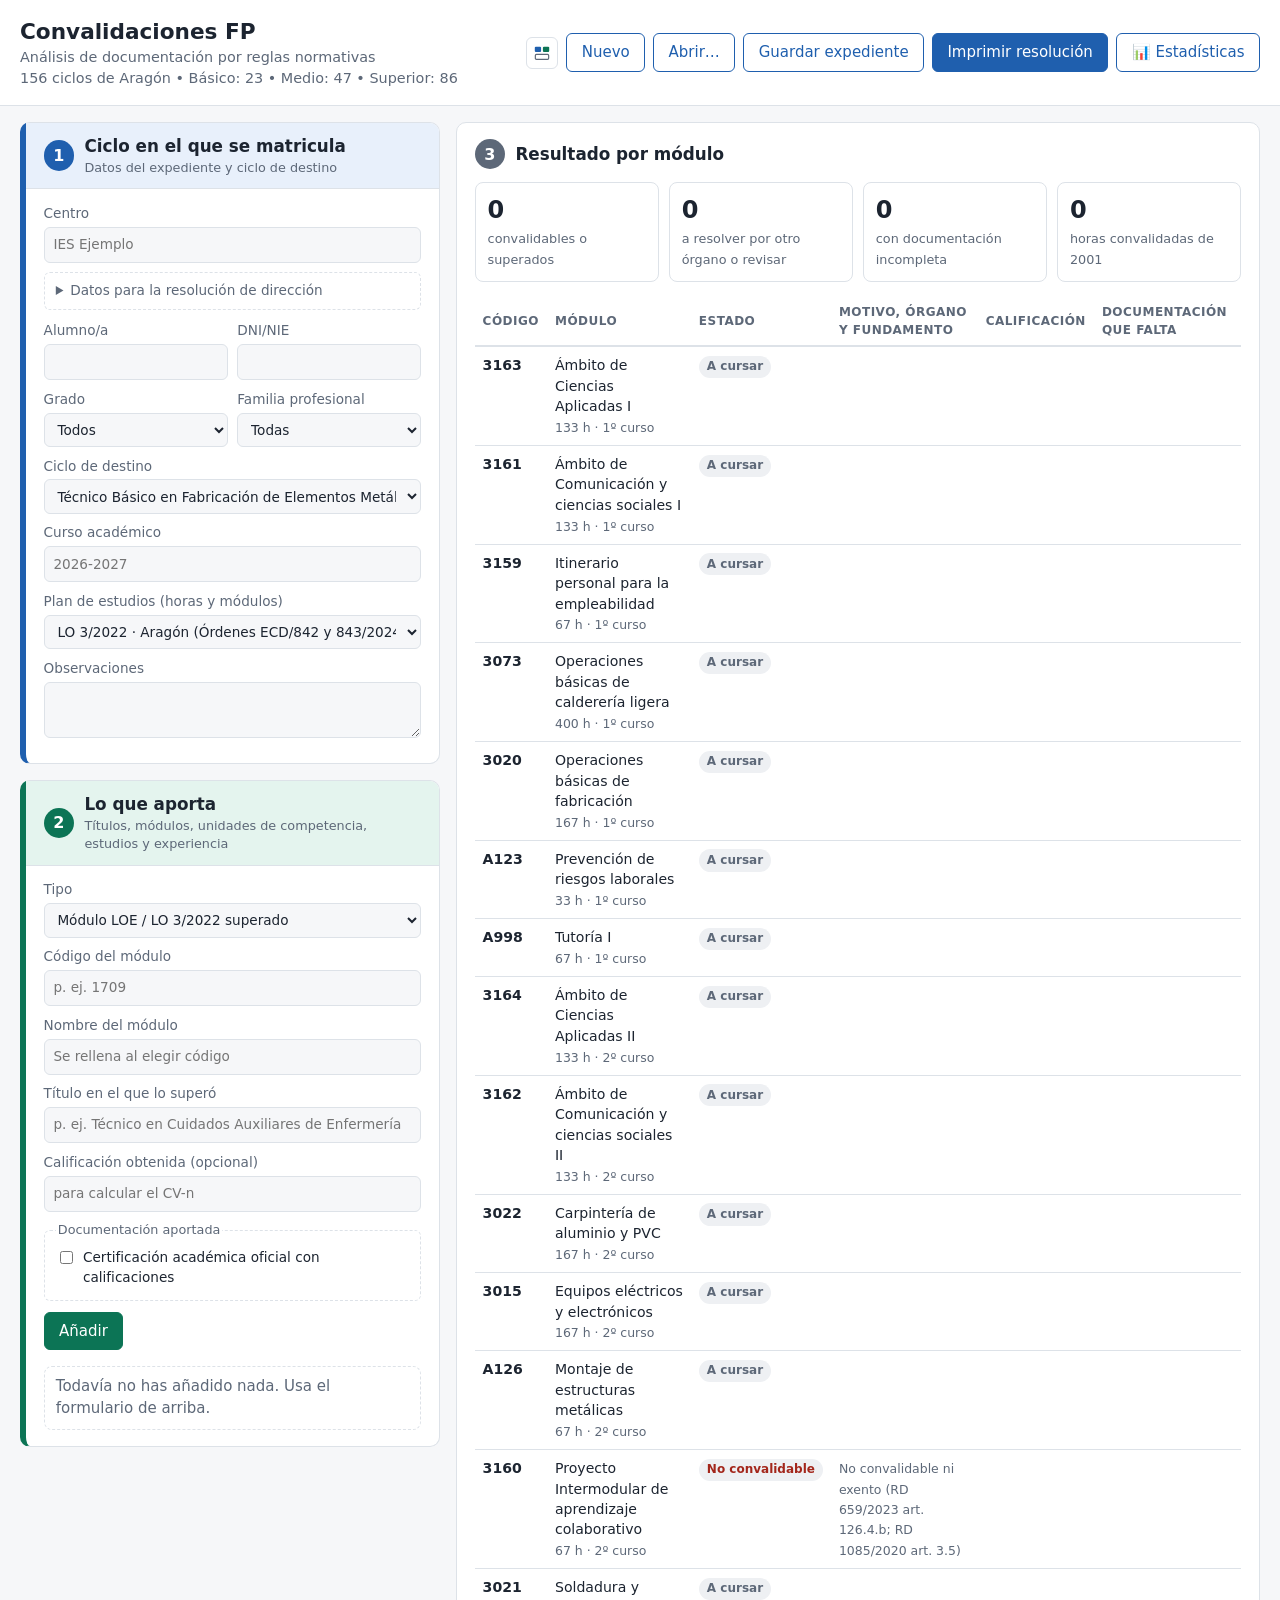
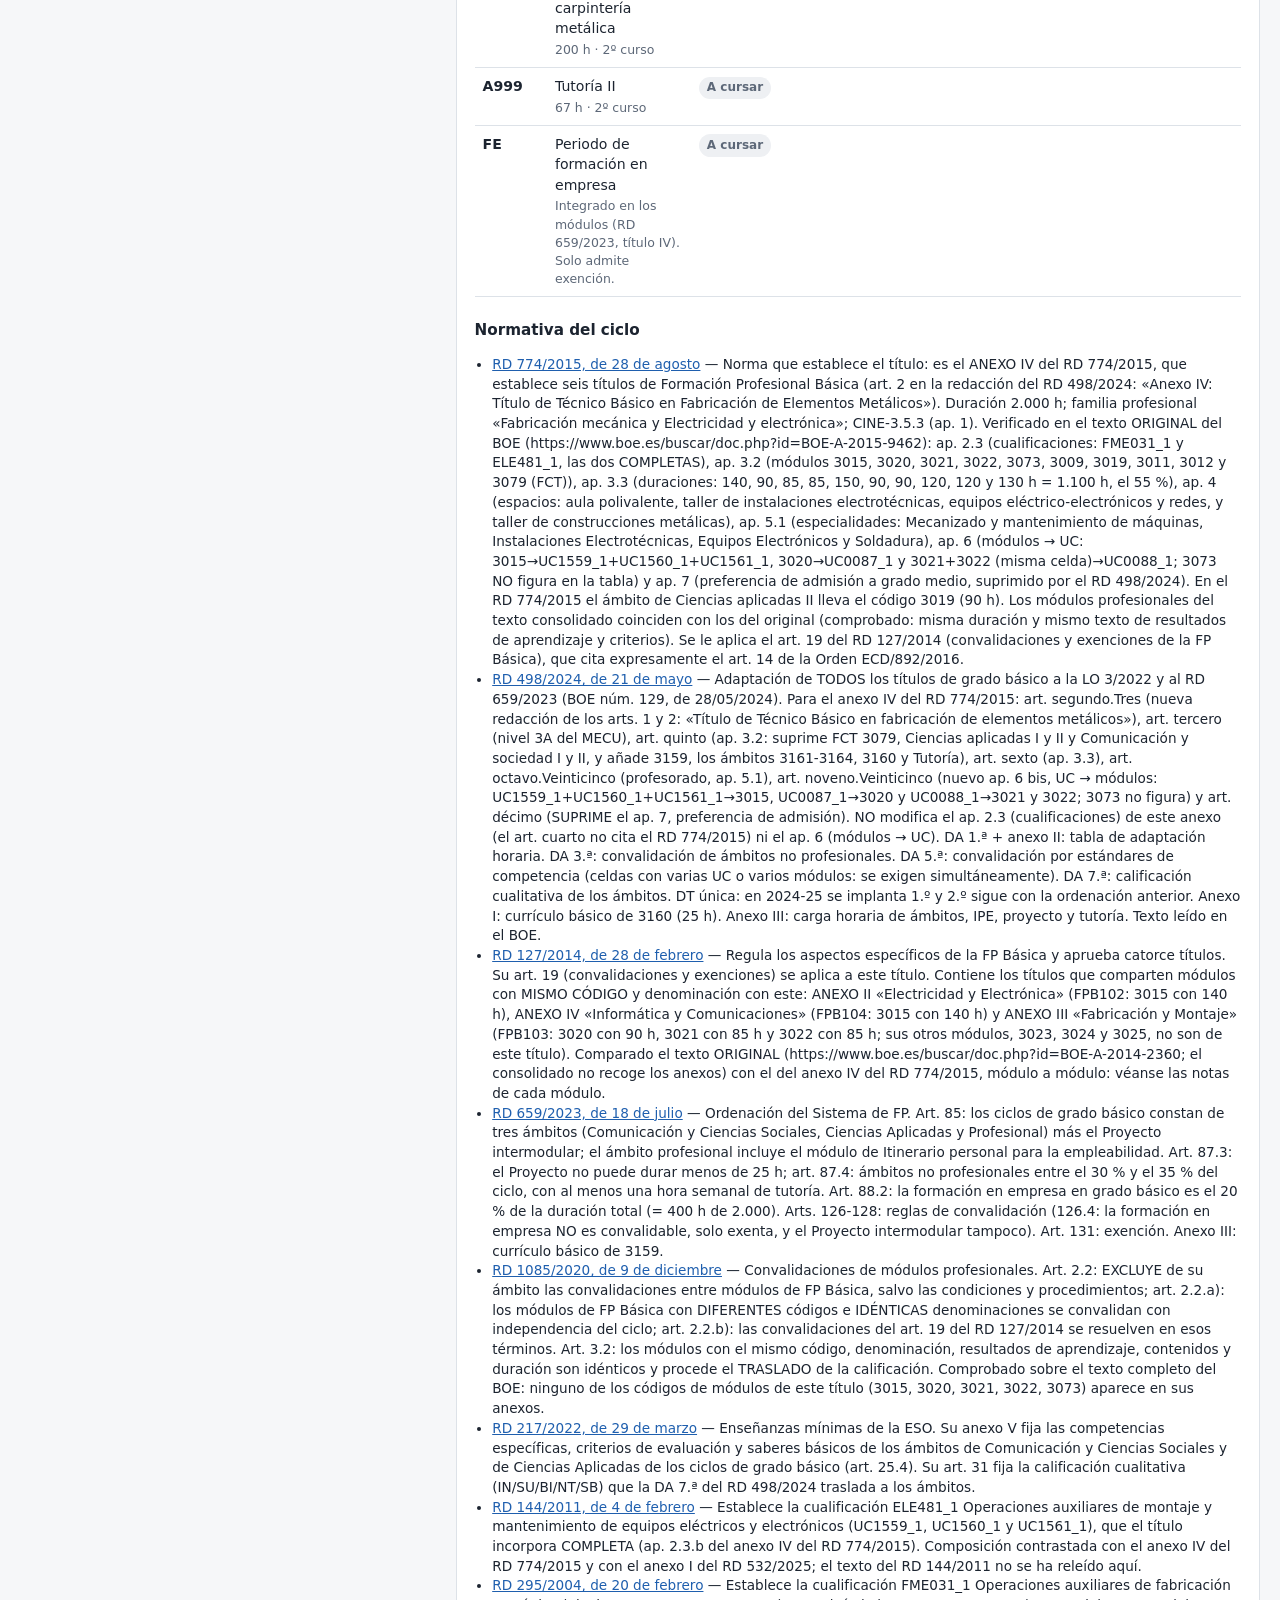
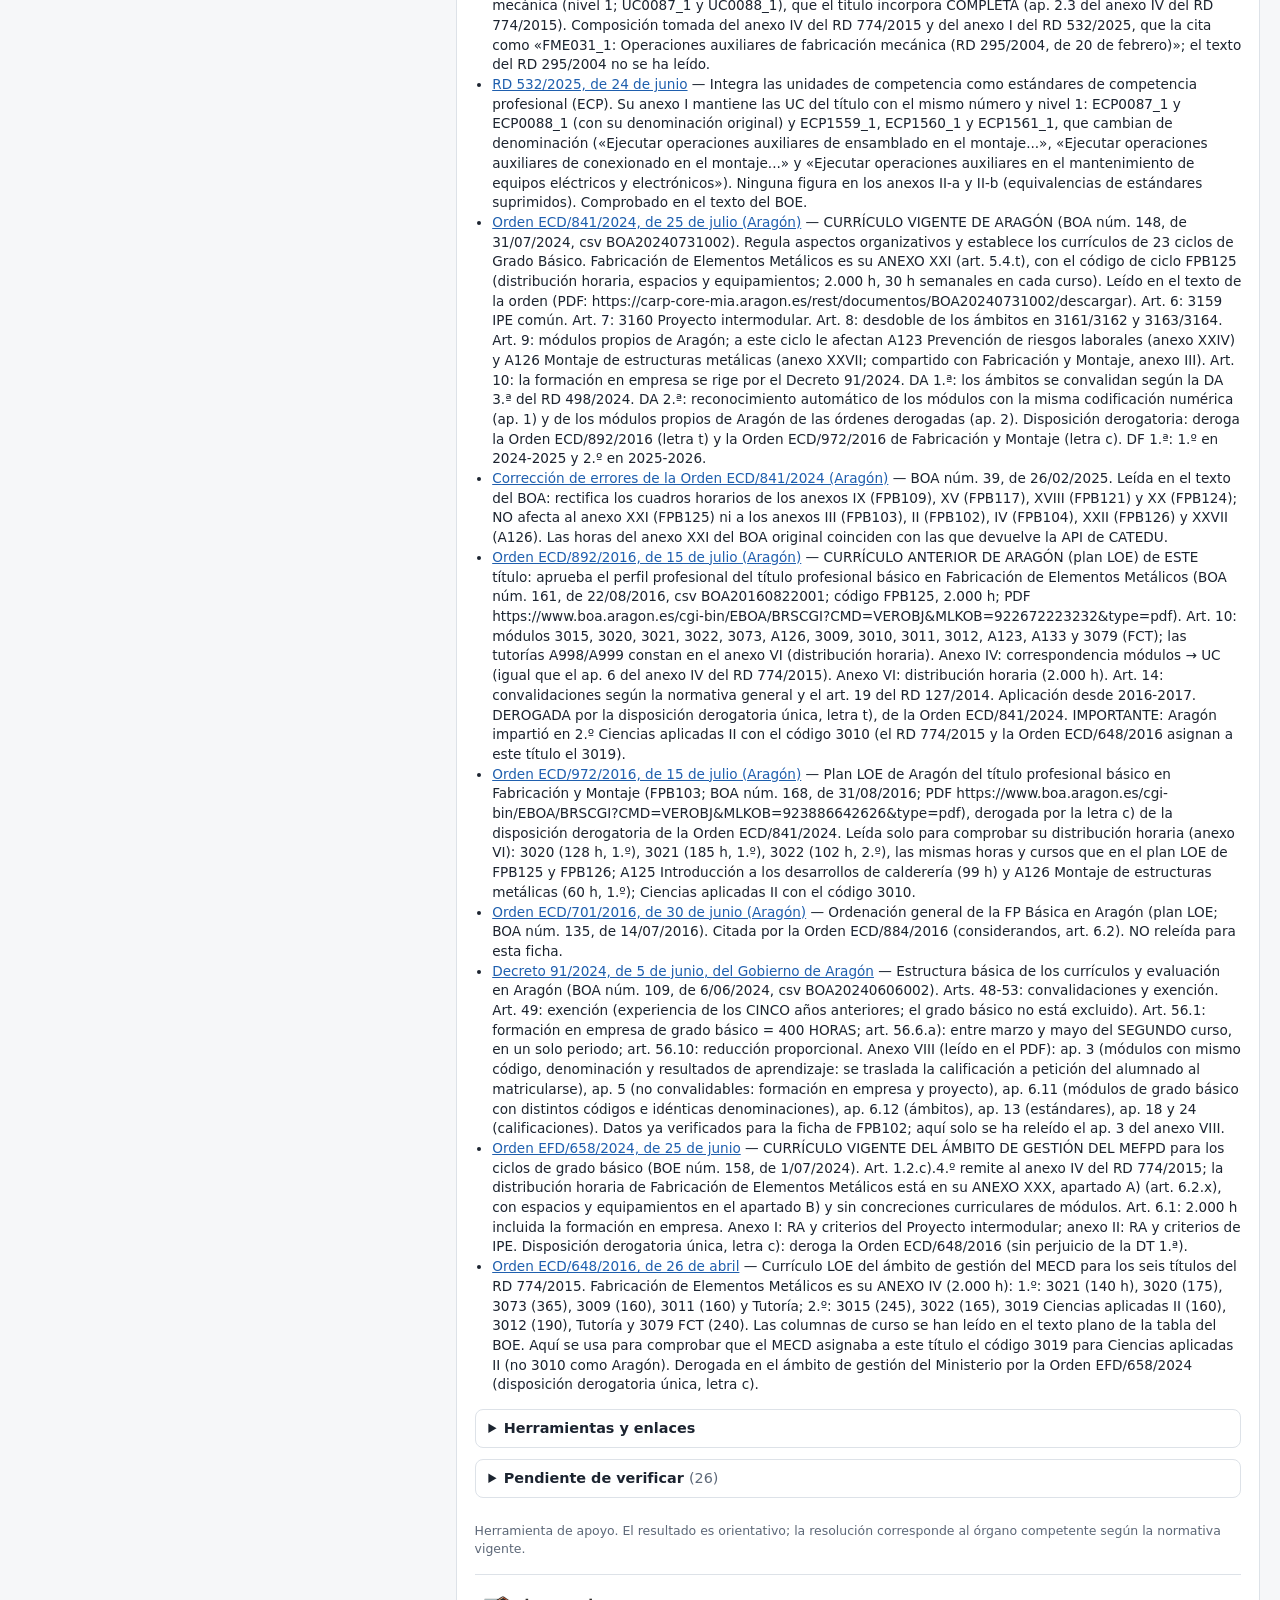
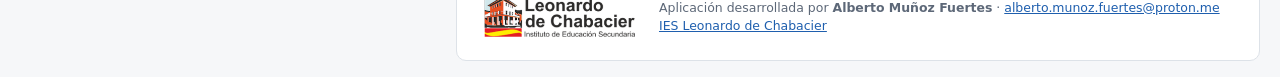
<file: index.html>
<!doctype html>
<html lang="es">
<head>
  <meta charset="utf-8">
  <meta name="viewport" content="width=device-width, initial-scale=1">
  <title>Convalidaciones FP</title>
  <link rel="icon" href="data:image/svg+xml,%3Csvg xmlns='http://www.w3.org/2000/svg' viewBox='0 0 64 64'%3E%3Crect width='64' height='64' rx='12' fill='%232f5fb3'/%3E%3Ctext x='32' y='44' font-family='Arial,sans-serif' font-size='40' font-weight='700' text-anchor='middle' fill='white'%3EC%3C/text%3E%3C/svg%3E">
  <link rel="stylesheet" href="css/styles.css">
</head>
<body>
  <header class="top">
    <div>
      <h1>Convalidaciones FP</h1>
      <p class="lead">Análisis de documentación por reglas normativas</p>
      <div id="progreso" class="progreso" hidden></div>
      <p class="lead" id="catalogo-info">165 ciclos de Aragón • Básico: — • Medio: — • Superior: —</p>
    </div>
    <nav class="acciones">
      <button id="btn-vista" class="icono" type="button" aria-pressed="false"></button>
      <button id="btn-nuevo" class="sec">Nuevo</button>
      <button id="btn-abrir" class="sec">Abrir…</button>
      <button id="btn-guardar" class="sec">Guardar expediente</button>
      <button id="btn-resolucion">Imprimir resolución</button>
      <button id="btn-estadisticas" class="sec" onclick="location.href='estadisticas.html'">📊 Estadísticas</button>
      <input type="file" id="file" accept="application/json" hidden>
    </nav>
  </header>

  <main class="grid">
    <section class="entrada">
     <div class="paso paso-1">
      <h2><span class="paso-num">1</span><span>Ciclo en el que se matricula<small>Datos del expediente y ciclo de destino</small></span></h2>
      <label>Centro <input id="centro" autocomplete="off" placeholder="IES Ejemplo"></label>
      <details class="datos-centro">
        <summary>Datos para la resolución de dirección</summary>
        <label>Membrete (dirección y contacto, una línea por renglón)
          <textarea id="membrete" rows="3" placeholder="Pº San Nicolás Francia, 10&#10;50300 Calatayud, Zaragoza&#10;976881015 - https://ejemplo.es"></textarea></label>
        <div class="fila">
          <label>Localidad <input id="localidad" placeholder="Calatayud"></label>
          <label>Fecha de la resolución <input id="fecha_res" type="date"></label>
        </div>
        <div class="fila">
          <label>Titularidad del centro
            <select id="titularidad"><option value="publico">Público (recurso de alzada)</option><option value="privado">Privado (reclamación)</option></select></label>
          <label>Servicio Provincial
            <select id="provincia"><option value="Zaragoza">Zaragoza</option><option value="Huesca">Huesca</option><option value="Teruel">Teruel</option></select></label>
        </div>
        <label id="lbl-adscrito" hidden>Centro público de adscripción (resuelve la exención en centros privados)
          <input id="adscrito" placeholder="IES ..."></label>
        <label>Directora/Director <input id="director" placeholder="Nombre y apellidos"></label>
      </details>
      <div class="fila">
        <label>Alumno/a <input id="alumno" autocomplete="off"></label>
        <label>DNI/NIE <input id="dni" autocomplete="off"></label>
      </div>
      <div class="fila">
        <label>Grado <select id="grado"></select></label>
        <label>Familia profesional <select id="familia"></select></label>
      </div>
      <label>Ciclo de destino <select id="ciclo"></select></label>
      <p class="pista" id="aviso-catalogo" hidden></p>
      <label>Curso académico <input id="curso" placeholder="2026-2027"></label>
      <label>Plan de estudios (horas y módulos)
        <select id="ambito">
          <option value="aragon">LO 3/2022 · Aragón (Órdenes ECD/842 y 843/2024)</option>
          <option value="mefp">LO 3/2022 · Ministerio (Órdenes EFD/657 y 659/2024)</option>
          <option value="loe">LOE a extinguir (con FOL, EIE y FCT)</option>
        </select></label>
      <label>Observaciones <textarea id="notas" rows="2"></textarea></label>
     </div>

     <div class="paso paso-2">
      <h2><span class="paso-num">2</span><span>Lo que aporta<small>Títulos, módulos, unidades de competencia, estudios y experiencia</small></span></h2>
      <form id="form-alta">
        <label>Tipo <select id="tipo" name="tipo"></select></label>
        <div id="campos"></div>
        <button type="submit">Añadir</button>
      </form>
      <ul id="lista-aportaciones" class="aportaciones"></ul>
     </div>
    </section>

    <section class="panel salida paso-3">
      <h2 class="titulo-paso"><span class="paso-num">3</span><span>Resultado por módulo</span></h2>
      <div id="resumen" class="kpis"></div>
      <div id="avisos"></div>
      <div class="tabla-wrap">
        <table id="tabla-resultados">
          <thead><tr><th>Código</th><th>Módulo</th><th>Estado</th><th>Motivo, órgano y fundamento</th><th>Calificación</th><th>Documentación que falta</th></tr></thead>
          <tbody></tbody>
        </table>
      </div>
      <h3>Normativa del ciclo</h3>
      <ul id="fuentes" class="fuentes"></ul>
      <details class="plegable">
        <summary>Herramientas y enlaces</summary>
        <ul class="fuentes">
        <li><a href="https://centrosdocentes.catedu.es/awc/" target="_blank" rel="noopener">Competencias y convalidaciones FP (CATEDU, Gobierno de Aragón)</a> — cruce oficial entre módulos y estándares de competencia</li>
        <li><a href="https://notebook.google.com/notebook/d05c98f6-3547-4227-b3e0-3f7365ab417d" target="_blank" rel="noopener">Cuaderno de legislación de FP (NotebookLM)</a> — normativa recopilada, para consultas</li>
        <li><a href="https://todofp.es/convalidaciones-equivalencias-homologaciones/convalidaciones.html" target="_blank" rel="noopener">Convalidaciones en todofp.es</a> — criterios y modelos del Ministerio</li>
        <li><a href="https://educa.aragon.es/-/formacion-profesional/legislacion-autonomica/convalidaciones" target="_blank" rel="noopener">Convalidaciones en educa.aragon.es</a> — plazos, modelos e instrucciones de Aragón</li>
        <li><a href="https://educa.aragon.es/-/formacion-profesional/legislacion-autonomica/convalidaciones" target="_blank" rel="noopener">Decreto 91/2024 de Aragón</a> — usar el consolidado v5; el Anexo VIII fue modificado por la Resolución de 3/12/2025 (BOA 16/12/2025) y su corrección (BOA 16/01/2026)</li>
        </ul>
      </details>
      <details id="bloque-nv" class="plegable">
        <summary>Pendiente de verificar <span id="nv-cuenta"></span></summary>
        <ul id="no-verificado" class="nv"></ul>
      </details>
      <p class="disclaimer">Herramienta de apoyo. El resultado es orientativo; la resolución corresponde al órgano competente según la normativa vigente.</p>
      <footer class="pie-autor">
        <a href="https://chabacier.es" target="_blank" rel="noopener">
          <img src="img/ies-chabacier.webp" alt="IES Leonardo de Chabacier" class="logo-ies" width="300" height="81">
        </a>
        <p class="autor">Aplicación desarrollada por <b>Alberto Muñoz Fuertes</b> ·
          <a href="mailto:alberto.munoz.fuertes@proton.me">alberto.munoz.fuertes@proton.me</a><br>
          <a href="https://chabacier.es" target="_blank" rel="noopener">IES Leonardo de Chabacier</a></p>
      </footer>
    </section>
  </main>

  <section id="informe" class="print-only"></section>
  <section id="resolucion" class="print-only"></section>
  <section id="exencion" class="print-only"></section>
  <section id="solicitudes" class="print-only"></section>
  <section id="listado" class="print-only"></section>

  <script src="data/normativa.js"></script>
  <script src="data/certificados.js"></script>
  <script src="data/ciclos/fpb125.js"></script>
  <script src="data/ciclos/fpb126.js"></script>
  <script src="data/ciclos/fpb127.js"></script>
  <script src="data/ciclos/fpb128.js"></script>
  <script src="data/ciclos/fpb102.js"></script>
  <script src="data/ciclos/fpb104.js"></script>
  <script src="data/ciclos/fpb121.js"></script>
  <script src="data/ciclos/san301.js"></script>
  <script src="data/ciclos/san304.js"></script>
  <script src="data/ciclos/san305.js"></script>
  <script src="data/ciclos/san306.js"></script>
  <script src="data/ciclos/san308.js"></script>
  <script src="data/ciclos/san309.js"></script>
  <script src="data/ciclos/san202.js"></script>
  <script src="data/ciclos/san203.js"></script>
  <script src="data/ciclos/san302.js"></script>
  <script src="data/ciclos/san303.js"></script>
  <script src="data/ciclos/ifc301.js"></script>
  <script src="data/ciclos/ifc302.js"></script>
  <script src="data/ciclos/ifc303.js"></script>
  <script src="data/ciclos/imp301.js"></script>
  <script src="data/ciclos/imp302.js"></script>
  <script src="data/ciclos/imp303.js"></script>
  <script src="data/ciclos/ssc301.js"></script>
  <script src="data/ciclos/ssc302.js"></script>
  <script src="data/ciclos/ssc303.js"></script>
  <script src="data/ciclos/ssc304.js"></script>
  <script src="data/ciclos/ssc305.js"></script>
  <script src="data/ciclos/ele202.js"></script>
  <script src="data/ciclos/ele203.js"></script>
  <script src="data/ciclos/ele301.js"></script>
  <script src="data/ciclos/ele302.js"></script>
  <script src="data/ciclos/ele303.js"></script>
  <script src="data/ciclos/ele304.js"></script>
  <script src="data/ciclos/ele305.js"></script>
  <script src="data/ciclos/hot201.js"></script>
  <script src="data/ciclos/hot203.js"></script>
  <script src="data/ciclos/hot301.js"></script>
  <script src="data/ciclos/hot302.js"></script>
  <script src="data/ciclos/hot303.js"></script>
  <script src="data/ciclos/hot304.js"></script>
  <script src="data/ciclos/hot305.js"></script>
  <script src="data/ciclos/aga201.js"></script>
  <script src="data/ciclos/aga202.js"></script>
  <script src="data/ciclos/aga204.js"></script>
  <script src="data/ciclos/aga205.js"></script>
  <script src="data/ciclos/afd201.js"></script>
  <script src="data/ciclos/afd301.js"></script>
  <script src="data/ciclos/afd302.js"></script>
  <script src="data/ciclos/aga302.js"></script>
  <script src="data/ciclos/aga303.js"></script>
  <script src="data/ciclos/aga304.js"></script>
  <script src="data/ciclos/ima201.js"></script>
  <script src="data/ciclos/ima202.js"></script>
  <script src="data/ciclos/ima203.js"></script>
  <script src="data/ciclos/ima301.js"></script>
  <script src="data/ciclos/ima303.js"></script>
  <script src="data/ciclos/ima302.js"></script>
  <script src="data/ciclos/fme202.js"></script>
  <script src="data/ciclos/fme203.js"></script>
  <script src="data/ciclos/fme201.js"></script>
  <script src="data/ciclos/fme305.js"></script>
  <script src="data/ciclos/tmv201.js"></script>
  <script src="data/ciclos/tmv202.js"></script>
  <script src="data/ciclos/fme301.js"></script>
  <script src="data/ciclos/fme302.js"></script>
  <script src="data/ciclos/fme304.js"></script>
  <script src="data/ciclos/tmv301.js"></script>
  <script src="data/ciclos/tmv204.js"></script>
  <script src="data/ciclos/tmv302.js"></script>
  <script src="data/ciclos/adg201.js"></script>
  <script src="data/ciclos/adg301.js"></script>
  <script src="data/ciclos/adg302.js"></script>
  <script src="data/ciclos/com301.js"></script>
  <script src="data/ciclos/com302.js"></script>
  <script src="data/ciclos/com304.js"></script>
  <script src="data/ciclos/com201.js"></script>
  <script src="data/ciclos/com303.js"></script>
  <script src="data/ciclos/eoc201.js"></script>
  <script src="data/ciclos/eoc203.js"></script>
  <script src="data/ciclos/eoc301.js"></script>
  <script src="data/ciclos/eoc302.js"></script>
  <script src="data/ciclos/eoc303.js"></script>
  <script src="data/ciclos/ina201.js"></script>
  <script src="data/ciclos/ina204.js"></script>
  <script src="data/ciclos/ina207.js"></script>
  <script src="data/ciclos/ina301.js"></script>
  <script src="data/ciclos/ina302.js"></script>
  <script src="data/ciclos/ims202.js"></script>
  <script src="data/ciclos/ims301.js"></script>
  <script src="data/ciclos/ims302.js"></script>
  <script src="data/ciclos/ims303.js"></script>
  <script src="data/ciclos/ims304.js"></script>
  <script src="data/ciclos/ims305.js"></script>
  <script src="data/ciclos/sea201.js"></script>
  <script src="data/ciclos/sea202.js"></script>
  <script src="data/ciclos/sea301.js"></script>
  <script src="data/ciclos/sea302.js"></script>
  <script src="data/ciclos/sea303.js"></script>
  <script src="data/ciclos/sea304.js"></script>
  <script src="data/ciclos/qui301.js"></script>
  <script src="data/ciclos/qui201.js"></script>
  <script src="data/ciclos/qui204.js"></script>
  <script src="data/ciclos/qui302.js"></script>
  <script src="data/ciclos/qui304.js"></script>
  <script src="data/ciclos/arg202.js"></script>
  <script src="data/ciclos/arg203.js"></script>
  <script src="data/ciclos/arg301.js"></script>
  <script src="data/ciclos/ena201.js"></script>
  <script src="data/ciclos/ena301.js"></script>
  <script src="data/ciclos/ena302.js"></script>
  <script src="data/ciclos/imp202.js"></script>
  <script src="data/ciclos/imp203.js"></script>
  <script src="data/ciclos/imp304.js"></script>
  <script src="data/ciclos/mam201.js"></script>
  <script src="data/ciclos/mam202.js"></script>
  <script src="data/ciclos/mam301.js"></script>
  <script src="data/ciclos/ifc201.js"></script>
  <script src="data/ciclos/fpb101.js"></script>
  <script src="data/ciclos/fpb103.js"></script>
  <script src="data/ciclos/fpb105.js"></script>
  <script src="data/ciclos/fpb106.js"></script>
  <script src="data/ciclos/fpb107.js"></script>
  <script src="data/ciclos/fpb109.js"></script>
  <script src="data/ciclos/fpb110.js"></script>
  <script src="data/ciclos/fpb111.js"></script>
  <script src="data/ciclos/fpb112.js"></script>
  <script src="data/ciclos/san201.js"></script>
  <script src="data/ciclos/ssc201.js"></script>
  <script src="data/ciclos/iex201.js"></script>
  <script src="data/ciclos/tcp202.js"></script>
  <script src="data/ciclos/tcp301.js"></script>
  <script src="data/ciclos/cemele01.js"></script>
  <script src="data/ciclos/cemhot01.js"></script>
  <script src="data/ciclos/cesele01.js"></script>
  <script src="data/ciclos/cesena01.js"></script>
  <script src="data/ciclos/cesfme01.js"></script>
  <script src="data/ciclos/cesifc01.js"></script>
  <script src="data/ciclos/cesifc02.js"></script>
  <script src="data/ciclos/cesifc03.js"></script>
  <script src="data/ciclos/cesifc04.js"></script>
  <script src="data/ciclos/cesifc05.js"></script>
  <script src="data/ciclos/cesima01.js"></script>
  <script src="data/ciclos/cesima02.js"></script>
  <script src="data/ciclos/cesima03.js"></script>
  <script src="data/ciclos/cestmv01.js"></script>
  <script src="data/ciclos/cestmv02.js"></script>
  <script src="data/ciclos/fpb108.js"></script>
  <script src="data/ciclos/fpb115.js"></script>
  <script src="data/ciclos/fpb116.js"></script>
  <script src="data/ciclos/fpb117.js"></script>
  <script src="data/ciclos/fpb119.js"></script>
  <script src="data/ciclos/fpb122.js"></script>
  <script src="data/ciclos/fpb124.js"></script>
  <script src="data/ciclos/hot201-203.js"></script>
  <script src="data/ciclos/hot304-305.js"></script>
  <script src="data/catalogo.js"></script>
  <script src="data/competencias.js"></script>
  <script src="js/engine.js"></script>
  <script>
    // Cargar conteo de ciclos por grado
    function actualizarCatalogo() {
      const ciclos = window.CICLOS || {};
      let basico = 0, medio = 0, superior = 0, total = 0;
      for (const codigo in ciclos) {
        const ciclo = ciclos[codigo].ciclo || ciclos[codigo];
        total++;
        const grado = ciclo.grado || ciclo.nivel || '';
        if (grado === 'basico') basico++;
        else if (grado === 'medio') medio++;
        else if (grado === 'superior') superior++;
      }
      const info = document.getElementById('catalogo-info');
      if (info) {
        info.textContent = `${total} ciclos de Aragón • Básico: ${basico} • Medio: ${medio} • Superior: ${superior}`;
      }
    }
    document.addEventListener('DOMContentLoaded', actualizarCatalogo);
    window.addEventListener('load', actualizarCatalogo);
    // Ejecutar también si ya está cargado
    if (document.readyState === 'interactive' || document.readyState === 'complete') {
      actualizarCatalogo();
    }
  </script>
  <script src="js/app.js"></script>
</body>
</html>
</file>
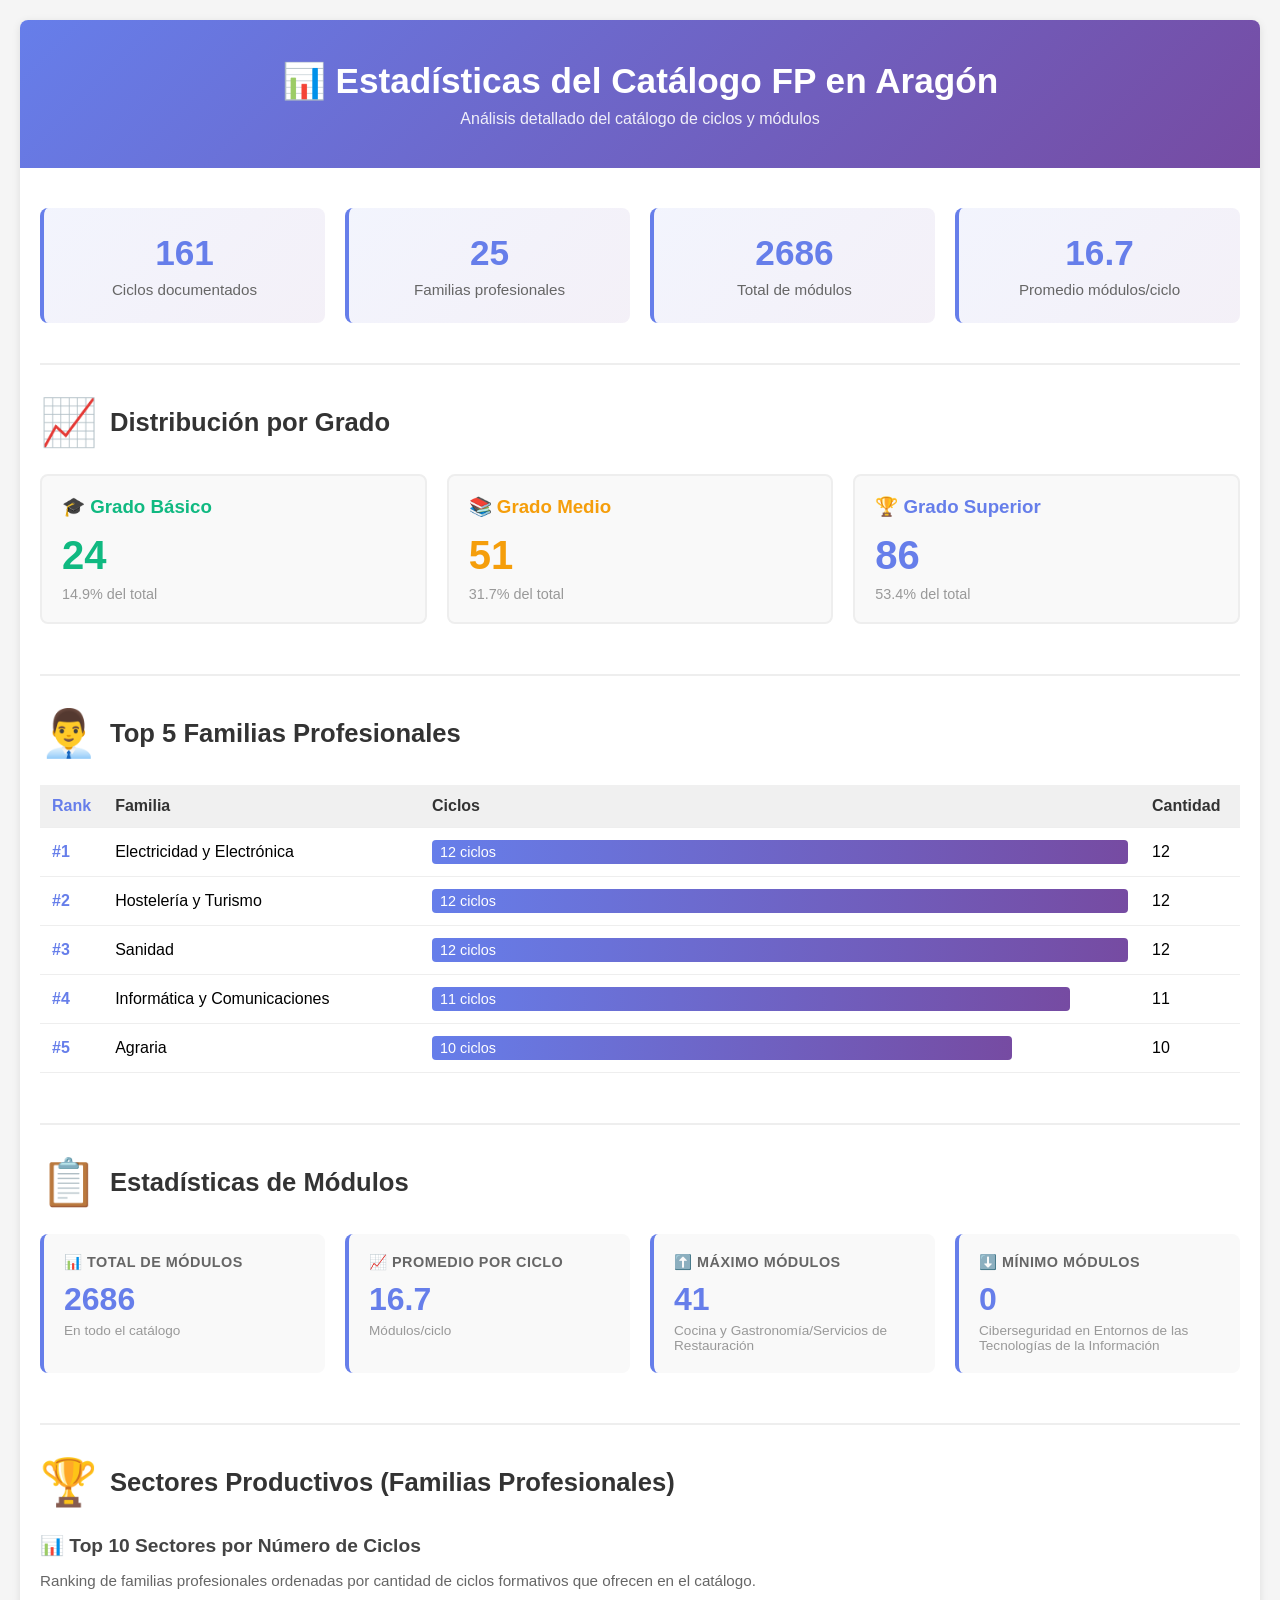
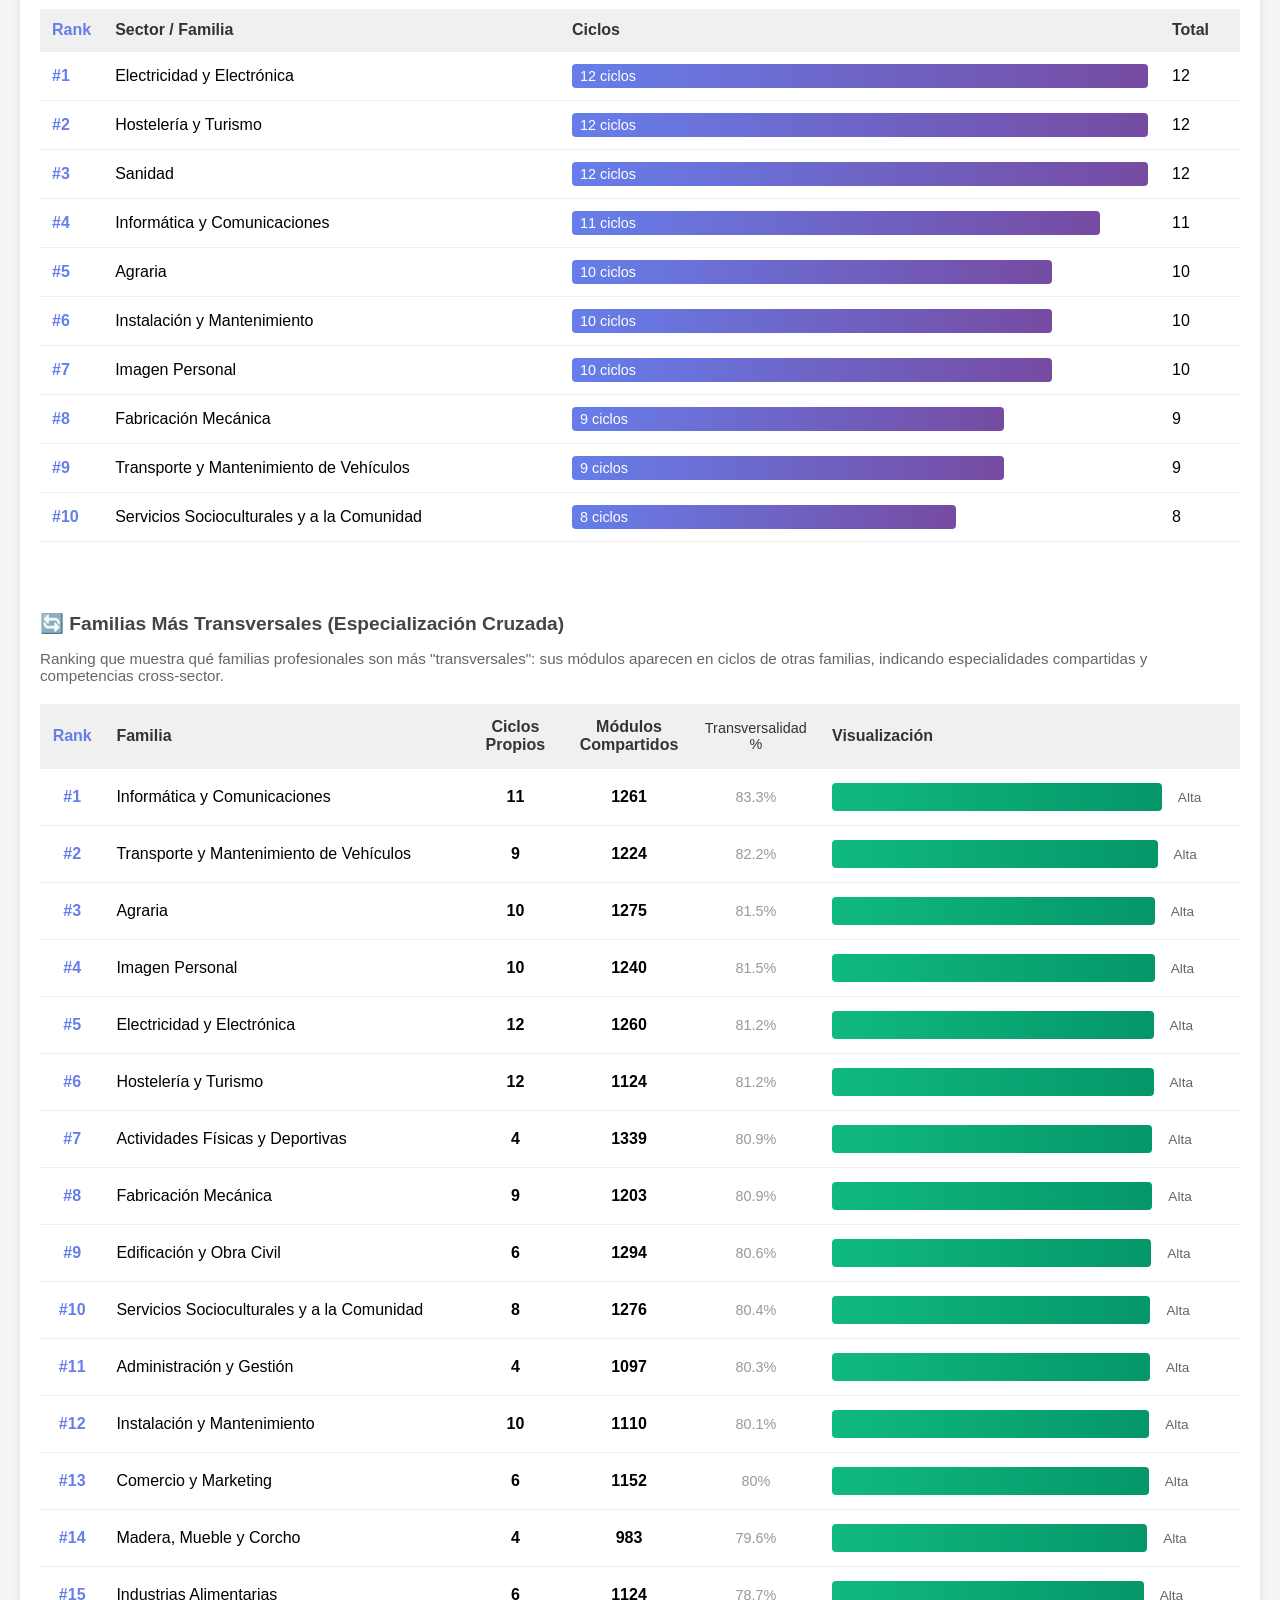
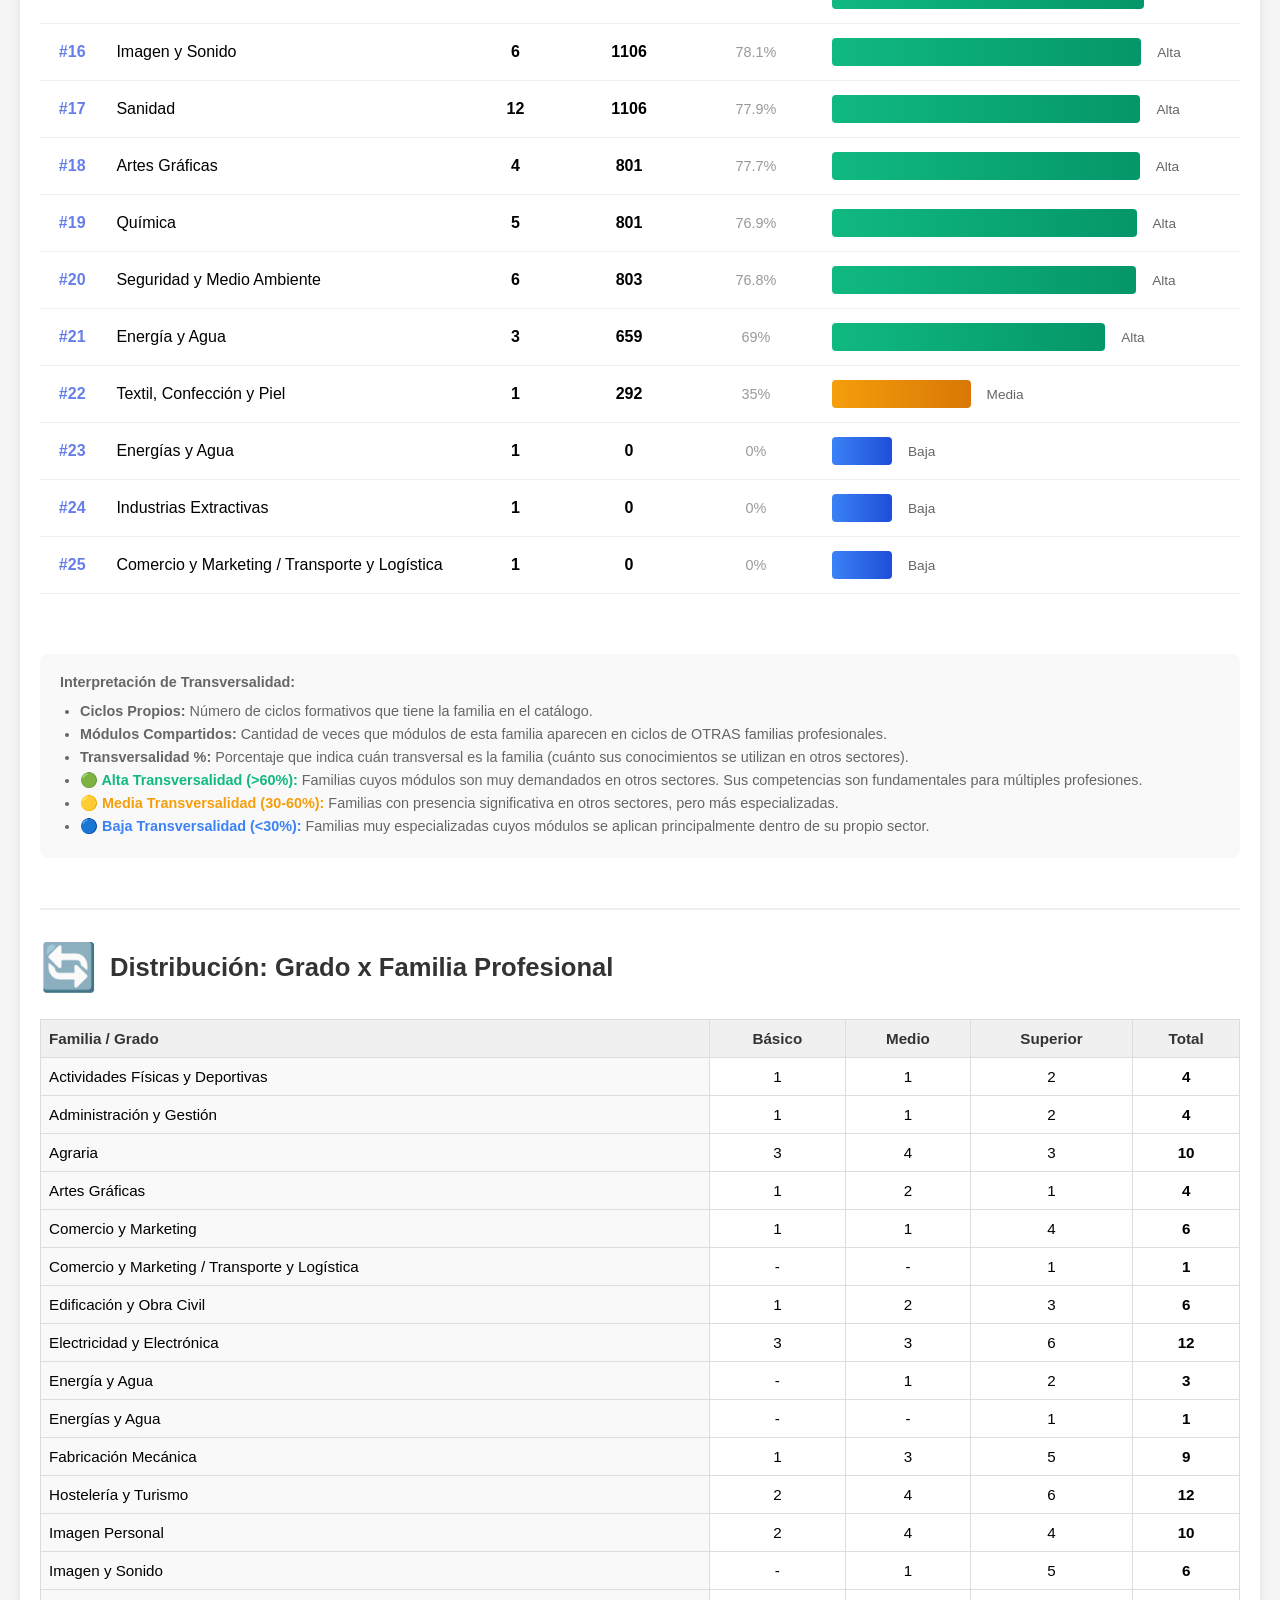
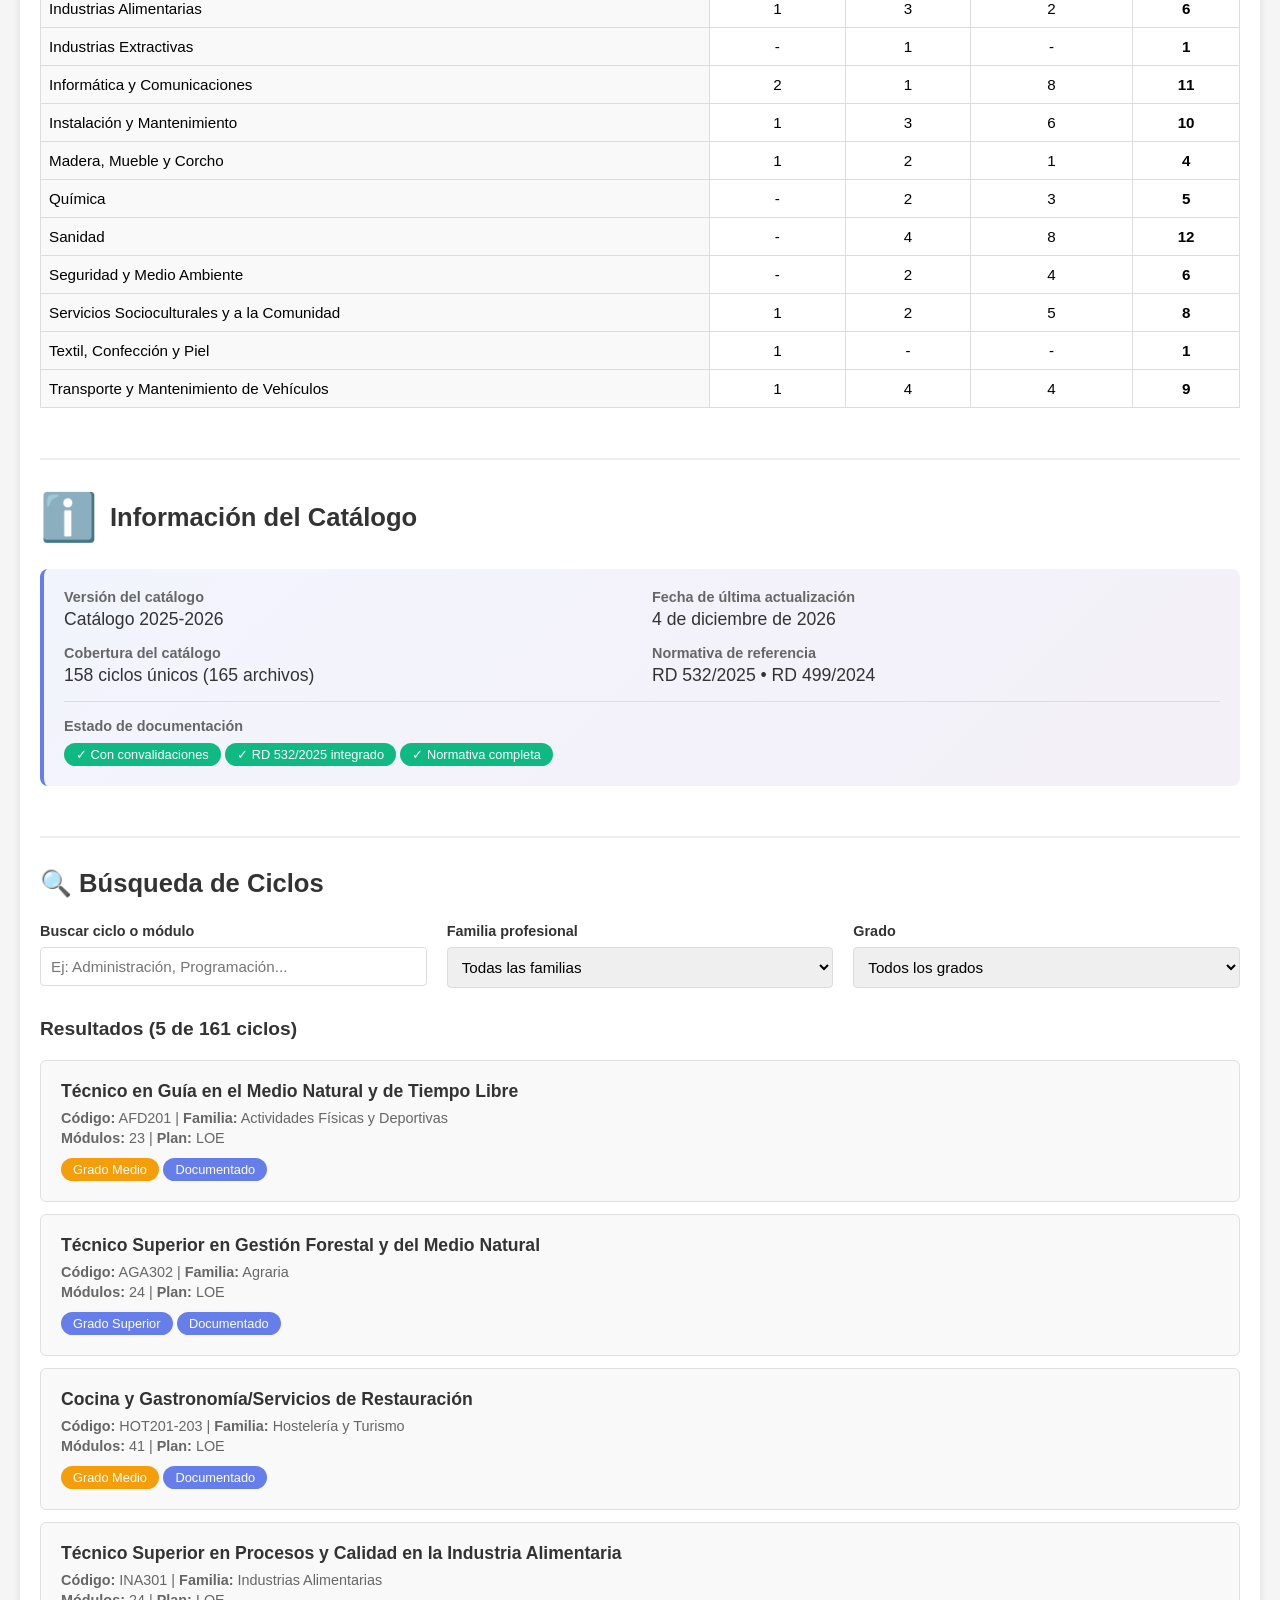
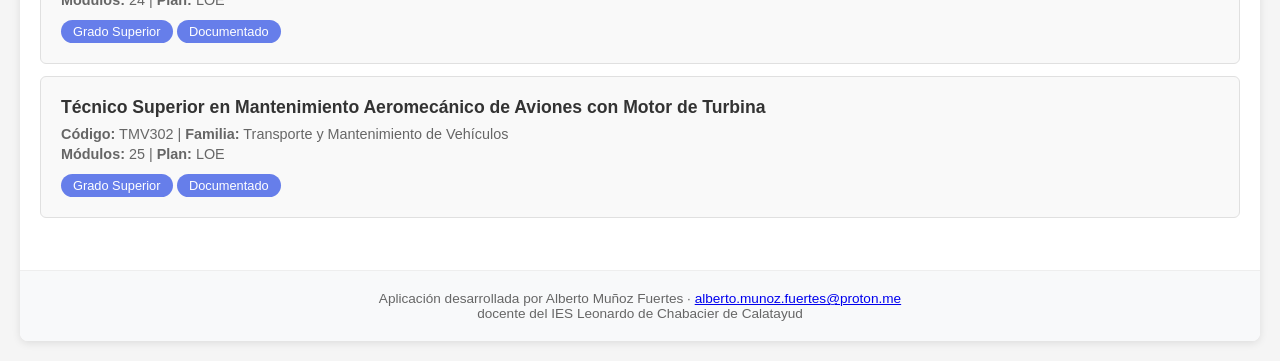
<file: estadisticas.html>
<!DOCTYPE html>
<html lang="es">
<head>
    <meta charset="UTF-8">
    <meta name="viewport" content="width=device-width, initial-scale=1.0">
    <title>Estadísticas del Catálogo FP en Aragón</title>
    <link rel="icon" href="data:image/svg+xml,%3Csvg xmlns='http://www.w3.org/2000/svg' viewBox='0 0 64 64'%3E%3Crect width='64' height='64' rx='12' fill='%232f5fb3'/%3E%3Ctext x='32' y='44' font-family='Arial,sans-serif' font-size='40' font-weight='700' text-anchor='middle' fill='white'%3EC%3C/text%3E%3C/svg%3E">
    <style>
        * { margin: 0; padding: 0; box-sizing: border-box; }
        body {
            font-family: -apple-system, BlinkMacSystemFont, 'Segoe UI', Roboto, sans-serif;
            background: #f5f5f5;
            padding: 20px;
        }
        .container {
            max-width: 1400px;
            margin: 0 auto;
            background: white;
            border-radius: 8px;
            box-shadow: 0 2px 8px rgba(0,0,0,0.1);
        }

        header {
            background: linear-gradient(135deg, #667eea 0%, #764ba2 100%);
            color: white;
            padding: 40px 20px;
            text-align: center;
            border-radius: 8px 8px 0 0;
        }
        header h1 { font-size: 2.2em; margin-bottom: 8px; }
        header p { font-size: 1em; opacity: 0.9; }

        .content {
            padding: 40px 20px;
        }

        /* Estadísticas principales */
        .stats-grid {
            display: grid;
            grid-template-columns: repeat(auto-fit, minmax(180px, 1fr));
            gap: 20px;
            margin-bottom: 40px;
        }

        .stat-card {
            background: linear-gradient(135deg, #667eea15 0%, #764ba215 100%);
            padding: 25px;
            border-radius: 8px;
            border-left: 4px solid #667eea;
            text-align: center;
        }

        .stat-card h3 {
            color: #667eea;
            font-size: 2.2em;
            margin-bottom: 8px;
        }

        .stat-card p {
            color: #666;
            font-size: 0.95em;
        }

        /* Secciones de estadísticas */
        .stats-section {
            margin-bottom: 50px;
            border-top: 2px solid #eee;
            padding-top: 30px;
        }

        .stats-section h2 {
            color: #333;
            margin-bottom: 25px;
            font-size: 1.6em;
            display: flex;
            align-items: center;
            gap: 12px;
        }

        .section-icon {
            font-size: 1.8em;
        }

        /* Grid para estadísticas por grado */
        .grade-stats {
            display: grid;
            grid-template-columns: repeat(auto-fit, minmax(250px, 1fr));
            gap: 20px;
            margin-bottom: 30px;
        }

        .grade-card {
            background: #f9f9f9;
            padding: 20px;
            border-radius: 8px;
            border: 2px solid #eee;
        }

        .grade-card h3 {
            margin-bottom: 15px;
            display: flex;
            align-items: center;
            gap: 10px;
        }

        .grade-card.basic h3 { color: #10b981; }
        .grade-card.medium h3 { color: #f59e0b; }
        .grade-card.superior h3 { color: #667eea; }

        .grade-count {
            font-size: 2.5em;
            font-weight: bold;
            margin-bottom: 8px;
        }

        .grade-card.basic .grade-count { color: #10b981; }
        .grade-card.medium .grade-count { color: #f59e0b; }
        .grade-card.superior .grade-count { color: #667eea; }

        .percentage {
            color: #999;
            font-size: 0.9em;
        }

        /* Tabla de familias */
        .families-table {
            width: 100%;
            border-collapse: collapse;
            margin-bottom: 30px;
        }

        .families-table th,
        .families-table td {
            padding: 12px;
            text-align: left;
            border-bottom: 1px solid #eee;
        }

        .families-table th {
            background: #f0f0f0;
            font-weight: 600;
            color: #333;
        }

        .families-table tr:hover {
            background: #f9f9f9;
        }

        .families-table .rank {
            font-weight: bold;
            color: #667eea;
            width: 40px;
        }

        .families-table .bar {
            background: linear-gradient(90deg, #667eea 0%, #764ba2 100%);
            height: 24px;
            border-radius: 4px;
            display: inline-block;
            color: white;
            padding: 0 8px;
            line-height: 24px;
            font-size: 0.9em;
            font-weight: 500;
        }

        /* Tabla de estadísticas de módulos */
        .modules-stats {
            display: grid;
            grid-template-columns: repeat(auto-fit, minmax(220px, 1fr));
            gap: 20px;
            margin-bottom: 30px;
        }

        .module-stat {
            background: #f9f9f9;
            padding: 20px;
            border-radius: 8px;
            border-left: 4px solid #667eea;
        }

        .module-stat h4 {
            color: #666;
            font-size: 0.9em;
            margin-bottom: 10px;
            text-transform: uppercase;
            letter-spacing: 0.5px;
        }

        .module-stat .value {
            font-size: 2em;
            font-weight: bold;
            color: #667eea;
            margin-bottom: 5px;
        }

        .module-stat .detail {
            color: #999;
            font-size: 0.85em;
        }

        /* Tabla de módulos transversales */
        .transversal-modules-table {
            width: 100%;
            border-collapse: collapse;
            margin-bottom: 30px;
        }

        .transversal-modules-table th,
        .transversal-modules-table td {
            padding: 14px 12px;
            text-align: left;
            border-bottom: 1px solid #eee;
        }

        .transversal-modules-table th {
            background: #f0f0f0;
            font-weight: 600;
            color: #333;
            position: sticky;
            top: 0;
        }

        .transversal-modules-table tr:hover {
            background: #f9f9f9;
        }

        .transversal-modules-table .rank {
            font-weight: bold;
            color: #667eea;
            width: 50px;
            text-align: center;
        }

        .transversal-modules-table .module-name {
            font-weight: 500;
            max-width: 400px;
        }

        .transversal-modules-table .count {
            text-align: center;
            font-weight: 600;
            width: 100px;
        }

        .transversal-modules-table .percentage {
            text-align: center;
            width: 100px;
            font-weight: 500;
        }

        .module-bar-container {
            display: flex;
            align-items: center;
            gap: 8px;
            width: 100%;
            min-width: 200px;
        }

        .module-bar {
            height: 28px;
            border-radius: 4px;
            display: inline-flex;
            align-items: center;
            justify-content: center;
            color: white;
            font-size: 0.9em;
            font-weight: 500;
            min-width: 60px;
            transition: all 0.3s;
        }

        .module-bar:hover {
            transform: scaleX(1.05);
            box-shadow: 0 2px 8px rgba(0, 0, 0, 0.15);
        }

        .module-bar.very-common {
            background: linear-gradient(90deg, #10b981 0%, #059669 100%);
        }

        .module-bar.common {
            background: linear-gradient(90deg, #f59e0b 0%, #d97706 100%);
        }

        .module-bar.specialized {
            background: linear-gradient(90deg, #3b82f6 0%, #1d4ed8 100%);
        }

        .frequency-badge {
            display: inline-block;
            padding: 4px 10px;
            border-radius: 12px;
            font-size: 0.75em;
            font-weight: 600;
            text-transform: uppercase;
            letter-spacing: 0.5px;
        }

        .frequency-badge.mandatory {
            background: #dcfce7;
            color: #166534;
        }

        .frequency-badge.common {
            background: #fed7aa;
            color: #92400e;
        }

        .frequency-badge.optional {
            background: #dbeafe;
            color: #1e40af;
        }

        /* Tabla de distribución grado x familia */
        .distribution-table {
            width: 100%;
            border-collapse: collapse;
            font-size: 0.95em;
            overflow-x: auto;
        }

        .distribution-table th,
        .distribution-table td {
            padding: 10px 8px;
            text-align: center;
            border: 1px solid #ddd;
        }

        .distribution-table th {
            background: #f0f0f0;
            font-weight: 600;
            color: #333;
        }

        .distribution-table .family-name {
            text-align: left;
            font-weight: 500;
            background: #f9f9f9;
        }

        .distribution-table td:hover {
            background: #f5f5f5;
        }

        /* Tabla de normativa */
        .compliance-table {
            width: 100%;
            border-collapse: collapse;
        }

        .compliance-table th,
        .compliance-table td {
            padding: 12px;
            text-align: left;
            border-bottom: 1px solid #eee;
        }

        .compliance-table th {
            background: #f0f0f0;
            font-weight: 600;
            color: #333;
        }

        .compliance-table .count {
            font-weight: bold;
            color: #667eea;
            font-size: 1.1em;
        }

        .compliance-table .percentage {
            color: #999;
            font-size: 0.9em;
        }

        /* Info del catálogo */
        .catalog-info {
            background: linear-gradient(135deg, #667eea15 0%, #764ba215 100%);
            padding: 20px;
            border-radius: 8px;
            border-left: 4px solid #667eea;
        }

        .info-row {
            display: grid;
            grid-template-columns: 1fr 1fr;
            gap: 20px;
            margin-bottom: 15px;
        }

        .info-item {
            display: flex;
            flex-direction: column;
        }

        .info-label {
            color: #666;
            font-size: 0.9em;
            margin-bottom: 4px;
            font-weight: 600;
        }

        .info-value {
            color: #333;
            font-size: 1.1em;
            font-weight: 500;
        }

        .badge {
            display: inline-block;
            background: #667eea;
            color: white;
            padding: 4px 12px;
            border-radius: 16px;
            font-size: 0.8em;
            margin-top: 8px;
            width: fit-content;
        }

        .badge.basic { background: #10b981; }
        .badge.medium { background: #f59e0b; }
        .badge.superior { background: #667eea; }

        .badge.complete { background: #10b981; }
        .badge.partial { background: #f59e0b; }
        .badge.missing { background: #ef4444; }

        /* Búsqueda */
        .search-section {
            border-top: 2px solid #eee;
            padding-top: 30px;
            margin-top: 50px;
        }

        .search-section h2 {
            color: #333;
            margin-bottom: 25px;
            font-size: 1.6em;
        }

        .search-filters {
            display: grid;
            grid-template-columns: repeat(auto-fit, minmax(200px, 1fr));
            gap: 20px;
            margin-bottom: 30px;
        }

        .filter-group {
            display: flex;
            flex-direction: column;
        }

        .filter-group label {
            font-weight: 600;
            margin-bottom: 8px;
            color: #333;
            font-size: 0.9em;
        }

        .filter-group input,
        .filter-group select {
            padding: 10px;
            border: 1px solid #ddd;
            border-radius: 4px;
            font-size: 0.95em;
        }

        .filter-group input:focus,
        .filter-group select:focus {
            outline: none;
            border-color: #667eea;
            box-shadow: 0 0 0 3px rgba(102, 126, 234, 0.1);
        }

        .results-section {
            margin-top: 30px;
        }

        .results-section h3 {
            color: #333;
            margin-bottom: 20px;
            font-size: 1.2em;
        }

        .cycle-card {
            background: #f9f9f9;
            border: 1px solid #e0e0e0;
            border-radius: 6px;
            padding: 20px;
            margin-bottom: 12px;
            transition: all 0.3s;
        }

        .cycle-card:hover {
            box-shadow: 0 2px 8px rgba(102, 126, 234, 0.15);
            border-color: #667eea;
        }

        .cycle-card h4 {
            color: #333;
            margin-bottom: 8px;
            font-size: 1.1em;
        }

        .cycle-card p {
            color: #666;
            font-size: 0.9em;
            margin-bottom: 4px;
        }

        footer {
            background: #f8f9fa;
            padding: 20px;
            text-align: center;
            color: #666;
            font-size: 0.85em;
            border-top: 1px solid #eee;
            border-radius: 0 0 8px 8px;
        }

        @media (max-width: 768px) {
            .info-row {
                grid-template-columns: 1fr;
            }

            .distribution-table {
                font-size: 0.8em;
            }

            .distribution-table th,
            .distribution-table td {
                padding: 6px 4px;
            }
        }
    </style>
</head>
<body>
    <div class="container">
        <header>
            <h1>📊 Estadísticas del Catálogo FP en Aragón</h1>
            <p>Análisis detallado del catálogo de ciclos y módulos</p>
        </header>

        <div class="content">
            <!-- Estadísticas principales -->
            <div class="stats-grid">
                <div class="stat-card">
                    <h3 id="totalCycles">0</h3>
                    <p>Ciclos documentados</p>
                </div>
                <div class="stat-card">
                    <h3 id="totalFamilies">0</h3>
                    <p>Familias profesionales</p>
                </div>
                <div class="stat-card">
                    <h3 id="totalModules">0</h3>
                    <p>Total de módulos</p>
                </div>
                <div class="stat-card">
                    <h3 id="avgModules">0</h3>
                    <p>Promedio módulos/ciclo</p>
                </div>
            </div>

            <!-- Distribución por grado -->
            <div class="stats-section">
                <h2><span class="section-icon">📈</span>Distribución por Grado</h2>
                <div class="grade-stats" id="gradeStats"></div>
            </div>

            <!-- Top 5 Familias -->
            <div class="stats-section">
                <h2><span class="section-icon">👨‍💼</span>Top 5 Familias Profesionales</h2>
                <table class="families-table" id="familiesTable">
                    <thead>
                        <tr>
                            <th class="rank">Rank</th>
                            <th>Familia</th>
                            <th style="width: 60%;">Ciclos</th>
                            <th style="width: 100px;">Cantidad</th>
                        </tr>
                    </thead>
                    <tbody id="familiesList"></tbody>
                </table>
            </div>

            <!-- Estadísticas de módulos -->
            <div class="stats-section">
                <h2><span class="section-icon">📋</span>Estadísticas de Módulos</h2>
                <div class="modules-stats" id="modulesStats"></div>
            </div>

            <!-- Sectores Productivos / Familias Profesionales -->
            <div class="stats-section">
                <h2><span class="section-icon">🏆</span>Sectores Productivos (Familias Profesionales)</h2>

                <!-- Top 10 Sectores por Número de Ciclos -->
                <div style="margin-bottom: 40px;">
                    <h3 style="color: #444; margin-bottom: 15px; font-size: 1.2em;">📊 Top 10 Sectores por Número de Ciclos</h3>
                    <p style="color: #666; margin-bottom: 20px; font-size: 0.95em;">
                        Ranking de familias profesionales ordenadas por cantidad de ciclos formativos que ofrecen en el catálogo.
                    </p>
                    <div style="overflow-x: auto;">
                        <table class="families-table" id="sectorsTable">
                            <thead>
                                <tr>
                                    <th class="rank">Rank</th>
                                    <th>Sector / Familia</th>
                                    <th style="width: 50%;">Ciclos</th>
                                    <th style="width: 80px;">Total</th>
                                </tr>
                            </thead>
                            <tbody id="sectorsList"></tbody>
                        </table>
                    </div>
                </div>

                <!-- Familias Más Transversales -->
                <div style="margin-bottom: 30px;">
                    <h3 style="color: #444; margin-bottom: 15px; font-size: 1.2em;">🔄 Familias Más Transversales (Especialización Cruzada)</h3>
                    <p style="color: #666; margin-bottom: 20px; font-size: 0.95em;">
                        Ranking que muestra qué familias profesionales son más "transversales": sus módulos aparecen en ciclos de otras familias, indicando especialidades compartidas y competencias cross-sector.
                    </p>
                    <div style="overflow-x: auto;">
                        <table class="transversal-modules-table" id="transversalFamiliesTable">
                            <thead>
                                <tr>
                                    <th class="rank">Rank</th>
                                    <th style="width: 30%;">Familia</th>
                                    <th class="count">Ciclos Propios</th>
                                    <th class="count">Módulos Compartidos</th>
                                    <th class="percentage">Transversalidad %</th>
                                    <th style="width: 35%;">Visualización</th>
                                </tr>
                            </thead>
                            <tbody id="transversalFamiliesList"></tbody>
                        </table>
                    </div>
                </div>

                <div style="background: #f9f9f9; padding: 20px; border-radius: 8px; font-size: 0.9em; color: #666;">
                    <p><strong>Interpretación de Transversalidad:</strong></p>
                    <ul style="margin-left: 20px; margin-top: 10px; line-height: 1.6;">
                        <li><strong>Ciclos Propios:</strong> Número de ciclos formativos que tiene la familia en el catálogo.</li>
                        <li><strong>Módulos Compartidos:</strong> Cantidad de veces que módulos de esta familia aparecen en ciclos de OTRAS familias profesionales.</li>
                        <li><strong>Transversalidad %:</strong> Porcentaje que indica cuán transversal es la familia (cuánto sus conocimientos se utilizan en otros sectores).</li>
                        <li><strong style="color: #10b981;">🟢 Alta Transversalidad (>60%):</strong> Familias cuyos módulos son muy demandados en otros sectores. Sus competencias son fundamentales para múltiples profesiones.</li>
                        <li><strong style="color: #f59e0b;">🟡 Media Transversalidad (30-60%):</strong> Familias con presencia significativa en otros sectores, pero más especializadas.</li>
                        <li><strong style="color: #3b82f6;">🔵 Baja Transversalidad (<30%):</strong> Familias muy especializadas cuyos módulos se aplican principalmente dentro de su propio sector.</li>
                    </ul>
                </div>
            </div>

            <!-- Distribución grado x familia -->
            <div class="stats-section">
                <h2><span class="section-icon">🔄</span>Distribución: Grado x Familia Profesional</h2>
                <div style="overflow-x: auto;">
                    <table class="distribution-table" id="distributionTable">
                        <thead>
                            <tr>
                                <th style="text-align: left;">Familia / Grado</th>
                                <th>Básico</th>
                                <th>Medio</th>
                                <th>Superior</th>
                                <th><strong>Total</strong></th>
                            </tr>
                        </thead>
                        <tbody id="distributionList"></tbody>
                    </table>
                </div>
            </div>

            <!-- Información del catálogo -->
            <div class="stats-section">
                <h2><span class="section-icon">ℹ️</span>Información del Catálogo</h2>
                <div class="catalog-info">
                    <div class="info-row">
                        <div class="info-item">
                            <span class="info-label">Versión del catálogo</span>
                            <span class="info-value">Catálogo 2025-2026</span>
                        </div>
                        <div class="info-item">
                            <span class="info-label">Fecha de última actualización</span>
                            <span class="info-value" id="updateDate">-</span>
                        </div>
                    </div>
                    <div class="info-row">
                        <div class="info-item">
                            <span class="info-label">Cobertura del catálogo</span>
                            <span class="info-value">158 ciclos únicos (165 archivos)</span>
                        </div>
                        <div class="info-item">
                            <span class="info-label">Normativa de referencia</span>
                            <span class="info-value">RD 532/2025 • RD 499/2024</span>
                        </div>
                    </div>
                    <div style="margin-top: 15px; padding-top: 15px; border-top: 1px solid rgba(102, 126, 234, 0.2);">
                        <span class="info-label">Estado de documentación</span>
                        <div>
                            <span class="badge complete">✓ Con convalidaciones</span>
                            <span class="badge complete">✓ RD 532/2025 integrado</span>
                            <span class="badge complete">✓ Normativa completa</span>
                        </div>
                    </div>
                </div>
            </div>

            <!-- Búsqueda de ciclos -->
            <div class="search-section">
                <h2>🔍 Búsqueda de Ciclos</h2>

                <div class="search-filters">
                    <div class="filter-group">
                        <label>Buscar ciclo o módulo</label>
                        <input type="text" id="searchInput" placeholder="Ej: Administración, Programación...">
                    </div>
                    <div class="filter-group">
                        <label>Familia profesional</label>
                        <select id="familyFilter">
                            <option value="">Todas las familias</option>
                        </select>
                    </div>
                    <div class="filter-group">
                        <label>Grado</label>
                        <select id="gradeFilter">
                            <option value="">Todos los grados</option>
                            <option value="basico">Grado Básico</option>
                            <option value="medio">Grado Medio</option>
                            <option value="superior">Grado Superior</option>
                        </select>
                    </div>
                </div>

                <div class="results-section" id="resultsSection">
                    <h3>Resultados (<span id="resultCount">0</span> ciclos)</h3>
                    <div id="resultsList"></div>
                </div>
            </div>
        </div>

        <footer>
            <p>Aplicación desarrollada por Alberto Muñoz Fuertes · <a href="mailto:alberto.munoz.fuertes@proton.me">alberto.munoz.fuertes@proton.me</a><br>docente del IES Leonardo de Chabacier de Calatayud</p>
        </footer>
    </div>

    <script src="data/ciclos_index.js"></script>
    <script>
        let allCiclos = [];
        let families = new Set();

        // Inicializar el catálogo
        function initializeStatistics() {
            if (!window.CICLOS_INDEX || window.CICLOS_INDEX.length === 0) {
                document.getElementById('resultsList').innerHTML = '<p style="color: red;">Error: No se pudo cargar el catálogo de ciclos.</p>';
                return;
            }

            allCiclos = window.CICLOS_INDEX;
            families = new Set(allCiclos.map(c => c.familia));

            // Calcular y mostrar estadísticas
            calculateStatistics();
            populateFilters();
            performSearch();
            updateLastUpdateDate();
        }

        // Calcular todas las estadísticas
        function calculateStatistics() {
            // Estadísticas principales
            document.getElementById('totalCycles').textContent = allCiclos.length;
            document.getElementById('totalFamilies').textContent = families.size;

            const totalModules = allCiclos.reduce((sum, c) => sum + c.modulos_count, 0);
            document.getElementById('totalModules').textContent = totalModules.toLocaleString('es-ES');

            const avgModules = (totalModules / allCiclos.length).toFixed(1);
            document.getElementById('avgModules').textContent = avgModules;

            // Distribución por grado
            renderGradeDistribution();

            // Top 5 familias
            renderTopFamilies();

            // Estadísticas de módulos
            renderModulesStats(totalModules);

            // Sectores y familias transversales
            renderSectors();
            renderTransversalFamilies();

            // Distribución grado x familia
            renderDistributionTable();
        }

        // Renderizar distribución por grado
        function renderGradeDistribution() {
            const gradeStats = {
                basico: { label: 'Grado Básico', color: 'basic', icon: '🎓' },
                medio: { label: 'Grado Medio', color: 'medium', icon: '📚' },
                superior: { label: 'Grado Superior', color: 'superior', icon: '🏆' }
            };

            const gradeContainer = document.getElementById('gradeStats');
            let html = '';

            for (const [grade, info] of Object.entries(gradeStats)) {
                const count = allCiclos.filter(c => c.grado === grade).length;
                const percentage = ((count / allCiclos.length) * 100).toFixed(1);

                html += `
                    <div class="grade-card ${info.color}">
                        <h3>${info.icon} ${info.label}</h3>
                        <div class="grade-count">${count}</div>
                        <p class="percentage">${percentage}% del total</p>
                    </div>
                `;
            }

            gradeContainer.innerHTML = html;
        }

        // Renderizar Top 5 familias
        function renderTopFamilies() {
            const familyCounts = {};
            allCiclos.forEach(c => {
                familyCounts[c.familia] = (familyCounts[c.familia] || 0) + 1;
            });

            const sortedFamilies = Object.entries(familyCounts)
                .sort((a, b) => b[1] - a[1])
                .slice(0, 5);

            const maxCount = sortedFamilies[0][1];
            const tbody = document.getElementById('familiesList');

            tbody.innerHTML = sortedFamilies.map((family, index) => {
                const barWidth = (family[1] / maxCount) * 100;
                return `
                    <tr>
                        <td class="rank">#${index + 1}</td>
                        <td>${family[0]}</td>
                        <td><span class="bar" style="width: ${barWidth}%">${family[1]} ciclos</span></td>
                        <td>${family[1]}</td>
                    </tr>
                `;
            }).join('');
        }

        // Renderizar estadísticas de módulos
        function renderModulesStats(totalModules) {
            const moduleCounts = allCiclos.map(c => c.modulos_count);
            const max = Math.max(...moduleCounts);
            const min = Math.min(...moduleCounts);
            const maxCycle = allCiclos.find(c => c.modulos_count === max);
            const minCycle = allCiclos.find(c => c.modulos_count === min);

            const html = `
                <div class="module-stat">
                    <h4>📊 Total de módulos</h4>
                    <div class="value">${totalModules}</div>
                    <div class="detail">En todo el catálogo</div>
                </div>
                <div class="module-stat">
                    <h4>📈 Promedio por ciclo</h4>
                    <div class="value">${(totalModules / allCiclos.length).toFixed(1)}</div>
                    <div class="detail">Módulos/ciclo</div>
                </div>
                <div class="module-stat">
                    <h4>⬆️ Máximo módulos</h4>
                    <div class="value">${max}</div>
                    <div class="detail">${maxCycle.nombre}</div>
                </div>
                <div class="module-stat">
                    <h4>⬇️ Mínimo módulos</h4>
                    <div class="value">${min}</div>
                    <div class="detail">${minCycle.nombre}</div>
                </div>
            `;

            document.getElementById('modulesStats').innerHTML = html;
        }

        // Renderizar Top 10 Sectores por Número de Ciclos
        function renderSectors() {
            const familyCounts = {};
            allCiclos.forEach(c => {
                familyCounts[c.familia] = (familyCounts[c.familia] || 0) + 1;
            });

            const sortedFamilies = Object.entries(familyCounts)
                .sort((a, b) => b[1] - a[1])
                .slice(0, 10);

            const maxCount = sortedFamilies[0][1];
            const tbody = document.getElementById('sectorsList');

            tbody.innerHTML = sortedFamilies.map((family, index) => {
                const barWidth = (family[1] / maxCount) * 100;
                return `
                    <tr>
                        <td class="rank">#${index + 1}</td>
                        <td>${family[0]}</td>
                        <td><span class="bar" style="width: ${barWidth}%">${family[1]} ciclos</span></td>
                        <td>${family[1]}</td>
                    </tr>
                `;
            }).join('');
        }

        // Renderizar Familias Más Transversales
        function renderTransversalFamilies() {
            const familyCounts = {};
            const familyModulesByFamily = {};

            // Agrupar módulos por familia
            allCiclos.forEach(ciclo => {
                if (!familyCounts[ciclo.familia]) {
                    familyCounts[ciclo.familia] = 0;
                    familyModulesByFamily[ciclo.familia] = new Set();
                }
                familyCounts[ciclo.familia]++;

                ciclo.modulos_nombres.forEach(modulo => {
                    familyModulesByFamily[ciclo.familia].add(modulo);
                });
            });

            // Calcular transversalidad para cada familia
            const familiesTransversality = [];

            for (const [familia, modulosSet] of Object.entries(familyModulesByFamily)) {
                let sharedModulesCount = 0;
                let cyclesWithSharedModules = new Set();

                // Para cada módulo de esta familia
                for (const modulo of modulosSet) {
                    // Contar cuántos ciclos de OTRAS familias contienen este módulo
                    allCiclos.forEach(ciclo => {
                        if (ciclo.familia !== familia && ciclo.modulos_nombres.includes(modulo)) {
                            sharedModulesCount++;
                            cyclesWithSharedModules.add(ciclo.codigo);
                        }
                    });
                }

                const ciclosCount = familyCounts[familia];
                const otherFamiliesCyclesCount = allCiclos.filter(c => c.familia !== familia).length;

                // Calcular transversalidad como: ciclos de otras familias con módulos de esta / ciclos totales de otras familias
                const transversalityPercentage = (otherFamiliesCyclesCount > 0) ?
                    ((cyclesWithSharedModules.size / otherFamiliesCyclesCount) * 100).toFixed(1) : 0;

                familiesTransversality.push({
                    familia,
                    ciclos: ciclosCount,
                    sharedModules: sharedModulesCount,
                    transversality: parseFloat(transversalityPercentage)
                });
            }

            // Ordenar por transversalidad descendente
            familiesTransversality.sort((a, b) => b.transversality - a.transversality);

            const maxTransversality = Math.max(...familiesTransversality.map(f => f.transversality), 100);
            const tbody = document.getElementById('transversalFamiliesList');

            tbody.innerHTML = familiesTransversality.map((family, index) => {
                const barWidth = (family.transversality / maxTransversality) * 100;

                // Determinar nivel de transversalidad
                let barClass = '';
                let levelLabel = '';
                if (family.transversality >= 60) {
                    barClass = 'very-common';
                    levelLabel = 'Alta';
                } else if (family.transversality >= 30) {
                    barClass = 'common';
                    levelLabel = 'Media';
                } else {
                    barClass = 'specialized';
                    levelLabel = 'Baja';
                }

                return `
                    <tr>
                        <td class="rank">#${index + 1}</td>
                        <td>${family.familia}</td>
                        <td class="count">${family.ciclos}</td>
                        <td class="count">${family.sharedModules}</td>
                        <td class="percentage">${family.transversality}%</td>
                        <td>
                            <div class="module-bar-container">
                                <div class="module-bar ${barClass}" style="width: ${Math.min(barWidth, 100)}%;" title="${family.transversality}% transversalidad"></div>
                                <span style="font-size: 0.85em; color: #666; margin-left: 8px;">${levelLabel}</span>
                            </div>
                        </td>
                    </tr>
                `;
            }).join('');
        }

        // Renderizar tabla distribución grado x familia
        function renderDistributionTable() {
            const gradeLabels = { basico: 'Básico', medio: 'Medio', superior: 'Superior' };
            const familiesArray = Array.from(families).sort();

            let html = '';
            for (const family of familiesArray) {
                const basicCount = allCiclos.filter(c => c.familia === family && c.grado === 'basico').length;
                const mediumCount = allCiclos.filter(c => c.familia === family && c.grado === 'medio').length;
                const superiorCount = allCiclos.filter(c => c.familia === family && c.grado === 'superior').length;
                const total = basicCount + mediumCount + superiorCount;

                if (total > 0) {
                    html += `
                        <tr>
                            <td class="family-name">${family}</td>
                            <td>${basicCount || '-'}</td>
                            <td>${mediumCount || '-'}</td>
                            <td>${superiorCount || '-'}</td>
                            <td><strong>${total}</strong></td>
                        </tr>
                    `;
                }
            }

            document.getElementById('distributionList').innerHTML = html;
        }

        // Llenar filtros
        function populateFilters() {
            const familySelect = document.getElementById('familyFilter');
            const familiesArray = Array.from(families).sort();

            familiesArray.forEach(familia => {
                const option = document.createElement('option');
                option.value = familia;
                option.textContent = familia;
                familySelect.appendChild(option);
            });
        }

        // Obtener los top 5 ciclos con más módulos
        function getTop5Cycles() {
            return allCiclos
                .sort((a, b) => b.modulos_count - a.modulos_count)
                .slice(0, 5);
        }

        // Función de búsqueda
        function performSearch() {
            const searchTerm = document.getElementById('searchInput').value.toLowerCase();
            const familyFilter = document.getElementById('familyFilter').value;
            const gradeFilter = document.getElementById('gradeFilter').value;

            // Determinar si hay búsqueda/filtros activos
            const hasActiveSearch = searchTerm || familyFilter || gradeFilter;

            let filteredCiclos = allCiclos.filter(ciclo => {
                const matchesSearch = !searchTerm ||
                    ciclo.codigo.toLowerCase().includes(searchTerm) ||
                    ciclo.nombre.toLowerCase().includes(searchTerm) ||
                    ciclo.modulos_nombres.some(m => m.toLowerCase().includes(searchTerm));

                const matchesFamily = !familyFilter || ciclo.familia === familyFilter;
                const matchesGrade = !gradeFilter || ciclo.grado === gradeFilter;

                return matchesSearch && matchesFamily && matchesGrade;
            });

            // Si NO hay búsqueda/filtros activos, mostrar solo los top 5 ciclos
            if (!hasActiveSearch) {
                filteredCiclos = getTop5Cycles();
                const totalCycles = allCiclos.length;
                const displayedCount = filteredCiclos.length;
                document.getElementById('resultCount').textContent = `${displayedCount} de ${totalCycles}`;
            } else {
                document.getElementById('resultCount').textContent = filteredCiclos.length;
            }

            renderResults(filteredCiclos);
        }

        // Renderizar resultados
        function renderResults(ciclos) {
            const resultsList = document.getElementById('resultsList');

            if (ciclos.length === 0) {
                resultsList.innerHTML = '<p style="color: #666; padding: 20px; text-align: center;">No se encontraron ciclos que coincidan con los criterios de búsqueda.</p>';
                return;
            }

            ciclos.sort((a, b) => a.codigo.localeCompare(b.codigo));

            resultsList.innerHTML = ciclos.map(ciclo => {
                const gradeBadge = { 'basico': 'basic', 'medio': 'medium', 'superior': 'superior' }[ciclo.grado] || '';
                const gradeLabel = { 'basico': 'Grado Básico', 'medio': 'Grado Medio', 'superior': 'Grado Superior' }[ciclo.grado] || ciclo.grado;

                return `
                    <div class="cycle-card">
                        <h4>${ciclo.nombre}</h4>
                        <p><strong>Código:</strong> ${ciclo.codigo} | <strong>Familia:</strong> ${ciclo.familia}</p>
                        <p><strong>Módulos:</strong> ${ciclo.modulos_count} | <strong>Plan:</strong> ${ciclo.plan}</p>
                        <span class="badge ${gradeBadge}">${gradeLabel}</span>
                        <span class="badge">Documentado</span>
                    </div>
                `;
            }).join('');
        }

        // Actualizar fecha de última actualización
        function updateLastUpdateDate() {
            const today = new Date();
            const options = { year: 'numeric', month: 'long', day: 'numeric' };
            const dateStr = today.toLocaleDateString('es-ES', options);
            document.getElementById('updateDate').textContent = dateStr;
        }

        // Event listeners
        document.getElementById('searchInput').addEventListener('input', performSearch);
        document.getElementById('familyFilter').addEventListener('change', performSearch);
        document.getElementById('gradeFilter').addEventListener('change', performSearch);

        // Inicializar al cargar
        document.addEventListener('DOMContentLoaded', initializeStatistics);
    </script>
</body>
</html>
</file>
<file: css/styles.css>
:root {
  --bg: #f6f7f9;
  --panel: #ffffff;
  --text: #1c2430;
  --muted: #5d6878;
  --line: #dde2e8;
  --accent: #1f5fae;
  --accent-text: #ffffff;
  --ok-bg: #e3f4ea; --ok: #17693a;
  --warn-bg: #fdf1dc; --warn: #8a5300;
  --none-bg: #eef0f3; --none: #5d6878;
  --bad: #a3261b;
  --p1: #1f5fae; --p1-bg: #e8f0fb; --p2: #0c7455; --p2-bg: #e4f4ee; --paso-texto: #ffffff;
}
@media (prefers-color-scheme: dark) {
  :root {
    --bg: #12161c; --panel: #1a2029; --text: #e6eaf0; --muted: #9aa5b4; --line: #2d3642;
    --accent: #5b9bea; --accent-text: #0d1117;
    --ok-bg: #173826; --ok: #7fd6a2; --warn-bg: #3b2c12; --warn: #f0bf6a;
    --none-bg: #252c36; --none: #9aa5b4; --bad: #ff8a80;
    --p1: #5b9bea; --p1-bg: #16263b; --p2: #5fd0a5; --p2-bg: #12302a; --paso-texto: #0d1117;
  }
}
* { box-sizing: border-box; }
[hidden] { display: none !important; }
body { margin: 0; background: var(--bg); color: var(--text); font: 15px/1.45 system-ui, -apple-system, "Segoe UI", sans-serif; }
h1 { margin: 0; font-size: 1.35rem; }
h2 { font-size: 1rem; margin: 1.2rem 0 .6rem; text-transform: uppercase; letter-spacing: .04em; color: var(--muted); }
h2:first-child { margin-top: 0; }
h3 { font-size: .95rem; margin: 1.4rem 0 .4rem; }
.lead { margin: 0; color: var(--muted); font-size: .9rem; }

.top { display: flex; justify-content: space-between; align-items: center; gap: 1rem; flex-wrap: wrap; padding: 1rem 1.25rem; border-bottom: 1px solid var(--line); background: var(--panel); }
.acciones { display: flex; gap: .5rem; flex-wrap: wrap; }

.grid { display: grid; grid-template-columns: minmax(320px, 420px) 1fr; gap: 1rem; padding: 1rem 1.25rem; align-items: start; }
@media (max-width: 900px) { .grid { grid-template-columns: 1fr; padding: 1rem; } }
.panel { background: var(--panel); border: 1px solid var(--line); border-radius: 10px; padding: 1rem 1.1rem; min-width: 0; }

label { display: block; font-size: .85rem; color: var(--muted); margin-bottom: .6rem; }
input, select, textarea { display: block; width: 100%; margin-top: .2rem; padding: .45rem .55rem; font: inherit; color: var(--text); background: var(--bg); border: 1px solid var(--line); border-radius: 6px; }
input:focus, select:focus, textarea:focus { outline: 2px solid var(--accent); outline-offset: -1px; }
label.check { display: flex; gap: .45rem; align-items: flex-start; color: var(--text); }
label.check input { width: auto; margin-top: .2rem; }
label.small { font-size: .8rem; margin-bottom: .25rem; }
.fila { display: grid; grid-template-columns: 1fr 1fr; gap: .6rem; }
@media (max-width: 420px) { .fila { grid-template-columns: 1fr; } }
fieldset.docs { border: 1px dashed var(--line); border-radius: 6px; margin: 0 0 .7rem; padding: .5rem .7rem .2rem; }
fieldset.docs legend { font-size: .8rem; color: var(--muted); }

button { font: inherit; cursor: pointer; border-radius: 6px; padding: .45rem .9rem; border: 1px solid var(--accent); background: var(--accent); color: var(--accent-text); }
button.sec { background: transparent; color: var(--accent); }
button.icono { display: inline-grid; place-items: center; width: 2rem; height: 2rem; padding: 0; background: transparent; border-color: var(--line); color: var(--muted); align-self: center; }
button.icono:hover { border-color: var(--accent); }
button.icono svg { display: block; }
button.icono .i1 { fill: var(--p1); }
button.icono .i2 { fill: var(--p2); }
button.icono .i3 { fill: none; stroke: currentColor; stroke-width: 1.3; }
button.link { background: none; border: none; color: var(--bad); padding: 0; font-size: .8rem; }

.pista { font-size: .8rem; color: var(--muted); margin: -.3rem 0 .7rem; }
.datos-centro { border: 1px dashed var(--line); border-radius: 6px; padding: .5rem .7rem; margin-bottom: .7rem; }
.datos-centro summary { font-size: .85rem; color: var(--muted); cursor: pointer; }
.datos-centro[open] summary { margin-bottom: .5rem; }
.enlace-ext { align-self: center; font-size: .85rem; white-space: nowrap; }

.aportaciones { list-style: none; padding: 0; margin: 1rem 0 0; display: grid; gap: .5rem; }
.aportaciones li { border: 1px solid var(--line); border-radius: 8px; padding: .55rem .7rem; }
.aportaciones li.vacio { color: var(--muted); border-style: dashed; }
.ap-head { display: flex; justify-content: space-between; align-items: center; }
.ap-desc { margin: .25rem 0; font-weight: 500; overflow-wrap: anywhere; }
.tag { font-size: .72rem; color: var(--muted); text-transform: uppercase; letter-spacing: .04em; }

.kpis { display: grid; grid-template-columns: repeat(auto-fit, minmax(140px, 1fr)); gap: .6rem; margin-bottom: 1rem; }
.kpi { border: 1px solid var(--line); border-radius: 8px; padding: .6rem .75rem; }
.kpi b { display: block; font-size: 1.5rem; font-variant-numeric: tabular-nums; }
.kpi span { color: var(--muted); font-size: .8rem; }

.tabla-wrap { overflow-x: auto; }
table { border-collapse: collapse; width: 100%; font-size: .88rem; }
th { text-align: left; font-size: .75rem; text-transform: uppercase; letter-spacing: .04em; color: var(--muted); border-bottom: 2px solid var(--line); padding: .4rem .5rem; }
td { border-bottom: 1px solid var(--line); padding: .5rem; vertical-align: top; }
td.cod { font-variant-numeric: tabular-nums; white-space: nowrap; font-weight: 600; }
.sub { color: var(--muted); font-size: .78rem; margin-top: .15rem; }
.sub.aviso, .aviso { color: var(--warn); }
.badge { display: inline-block; padding: .15rem .5rem; border-radius: 999px; font-size: .75rem; font-weight: 600; white-space: nowrap; }
.badge.ok { background: var(--ok-bg); color: var(--ok); }
.badge.warn { background: var(--warn-bg); color: var(--warn); }
.badge.bad { background: var(--none-bg); color: var(--bad); }
.aviso-box { background: var(--warn-bg); color: var(--warn); padding: .5rem .75rem; border-radius: 6px; font-size: .85rem; }
.badge.none { background: var(--none-bg); color: var(--none); }
.ok-txt { color: var(--ok); font-size: .8rem; }
input.cal { width: 5.5rem; padding: .2rem .35rem; font-size: .82rem; text-align: center; }
ul.faltan { margin: 0; padding-left: 1rem; color: var(--bad); font-size: .8rem; }
details { margin-top: .3rem; font-size: .8rem; }
details ul { padding-left: 1rem; margin: .2rem 0; }
.fuentes, .nv { font-size: .85rem; padding-left: 1.1rem; }
.nv { color: var(--warn); }
a { color: var(--accent); }
.disclaimer { font-size: .78rem; color: var(--muted); margin-top: 1.5rem; }
.pie-autor { display: flex; align-items: center; gap: .9rem; flex-wrap: wrap; margin-top: 1rem; padding-top: .9rem; border-top: 1px solid var(--line); }
/* El logotipo es oscuro sobre fondo transparente: se le pone un fondo claro
   para que se lea igual en modo claro y en modo oscuro. */
.logo-ies { width: 170px; height: auto; display: block; background: #fff; padding: .45rem .6rem; border-radius: 8px; }
.autor { font-size: .78rem; color: var(--muted); margin: 0; }

/* Pasos: 1 (ciclo de destino) y 2 (lo que aporta) se distinguen por color */
.entrada { display: grid; gap: 1rem; min-width: 0; }

/* Vista alternativa (botón de la cabecera): pasos 1 y 2 en dos columnas arriba y el resultado debajo, a todo el ancho */
body.vista-arriba .grid { grid-template-columns: 1fr; }
body.vista-arriba .entrada { grid-template-columns: 1fr 1fr; align-items: start; }
@media (max-width: 900px) {
  body.vista-arriba .entrada { grid-template-columns: 1fr; }
  #btn-vista { display: none; } /* en pantallas estrechas las dos vistas son la misma */
}
.paso { background: var(--panel); border: 1px solid var(--line); border-left: 6px solid var(--paso); border-radius: 10px; padding: 0 1.1rem 1rem; min-width: 0; }
.paso-1 { --paso: var(--p1); --paso-bg: var(--p1-bg); }
.paso-2 { --paso: var(--p2); --paso-bg: var(--p2-bg); }
.paso-3 { --paso: var(--muted); }
.paso > h2, h2.titulo-paso { display: flex; align-items: center; gap: .65rem; text-transform: none; letter-spacing: 0; font-size: 1.05rem; color: var(--text); }
.paso > h2 { margin: 0 -1.1rem .9rem; padding: .7rem 1.1rem; background: var(--paso-bg); border-bottom: 1px solid var(--line); border-radius: 0 9px 0 0; }
h2.titulo-paso { margin: 0 0 .8rem; }
.paso > h2 small { display: block; font-weight: 400; font-size: .8rem; color: var(--muted); }
.paso-num { display: inline-grid; place-items: center; flex: none; width: 1.9rem; height: 1.9rem; border-radius: 50%; background: var(--paso); color: var(--paso-texto); font-weight: 700; font-size: 1rem; }
.paso-2 form button[type="submit"] { background: var(--p2); border-color: var(--p2); color: var(--paso-texto); }
.paso-2 input:focus, .paso-2 select:focus, .paso-2 textarea:focus { outline-color: var(--p2); }
.paso-2 .aportaciones li:not(.vacio) { border-left: 3px solid var(--p2); }

/* Cuántos ciclos tienen ya su normativa cargada */
.progreso { margin-top: .45rem; font-size: .82rem; color: var(--muted); max-width: 34rem; }
.progreso b { color: var(--text); }
.progreso .barra { height: 6px; border-radius: 3px; background: var(--none-bg); margin: .3rem 0; overflow: hidden; }
.progreso .barra i { display: block; height: 100%; background: var(--ok); border-radius: 3px; }
.progreso .detalle { font-size: .76rem; }

/* Bloques plegables del final de la página */
.plegable { border: 1px solid var(--line); border-radius: 8px; padding: .5rem .8rem; margin-top: .7rem; }
.plegable summary { cursor: pointer; font-weight: 600; font-size: .9rem; }
.plegable summary span { font-weight: 400; color: var(--muted); }
.plegable[open] summary { margin-bottom: .4rem; }
.plegable ul { margin: 0; }
.print-only { display: none; }
#informe, #resolucion, #exencion, #solicitudes, #listado { display: none; }

@media print {
  @page { size: A4; margin: 14mm 12mm 16mm; }
  :root { --text: #000; --muted: #333; --line: #999; }
  html, body { background: #fff; color: #000; font-family: Georgia, "Times New Roman", serif; font-size: 9.5pt; }
  .top, main { display: none !important; }
  body.doc-anexo #informe { display: block; }
  body.doc-resolucion #resolucion { display: block; }
  body.doc-exencion #exencion { display: block; }
  body.doc-solicitudes #solicitudes { display: block; }
  body.doc-listado #listado { display: block; }

  /* Solicitud y listado */
  #solicitudes, #listado { font-size: 10.5pt; line-height: 1.45; }
  .hoja.corte { break-after: page; }
  .sol-orden { text-align: right; font-size: 8.5pt; color: #333; margin: -8pt 0 10pt; }
  .sol-docs { list-style: none; padding: 0; margin: 0 0 10pt; font-size: 9.5pt; }
  .sol-docs li { margin-bottom: 2pt; }
  .sol-destino { margin-top: 16pt; font-size: 9.5pt; }
  .sol-registro { margin-top: 10pt; border: 1px solid #000; padding: 6pt 8pt; width: 54%; font-size: 8.5pt; }

  /* Resolución de dirección */
  #resolucion, #exencion { font-size: 10.5pt; line-height: 1.45; }
  .res-membrete { font-size: 8.5pt; line-height: 1.3; margin-bottom: 18pt; }
  .res-titulo { font-size: 12pt; font-weight: bold; text-align: center; text-transform: uppercase;
                margin: 0 0 16pt; line-height: 1.3; }
  .res-p { text-align: justify; margin: 0 0 9pt; }
  .res-sub { text-align: center; font-size: 9pt; font-style: italic; margin: -10pt 0 14pt; }
  .res-datos { margin-bottom: 12pt; }
  .res-datos th { background: #f2f2f2; }
  .res-tabla { width: 100%; border-collapse: collapse; margin: 12pt 0 16pt; }
  .res-tabla th, .res-tabla td { border: 1px solid #000; padding: 4pt 5pt; text-align: left; font-size: 10pt;
                                 text-transform: none; letter-spacing: 0; color: #000; }
  .res-tabla tbody th { background: #f2f2f2; font-weight: bold; }
  .res-tabla thead th { background: #eee; font-weight: bold; }
  .res-tabla tbody td { height: 16pt; }
  .res-tabla .cod { font-family: "Courier New", monospace; }
  .res-tabla .num { text-align: center; }
  .res-tabla th.num { text-align: center; }
  .res-recursos { font-size: 8pt; line-height: 1.3; text-align: justify; margin: 10pt 0 0; }
  .res-normas { margin: 0; padding-left: 12pt; font-size: 8pt; line-height: 1.3; }
  .res-normas li { margin-bottom: 2.5pt; break-inside: avoid; }
  .res-normas a { color: #000; text-decoration: none; font-weight: bold; }
  .res-normas .url { display: block; font-size: 7pt; color: #333; overflow-wrap: anywhere; }
  .res-apartado { font-size: 10pt; font-weight: bold; margin: 10pt 0 3pt; border: none; text-transform: none; letter-spacing: 0; }
  .res-nota { font-size: 8pt; color: #333; margin-top: 2pt; }
  .res-recibi { font-size: 9pt; margin: 6pt 0 0; }
  .res-lugar { margin: 20pt 0 0; }
  .res-firma { margin-top: 10pt; text-align: center; break-inside: avoid; }
  .res-firma p { margin: 0; }
  .res-linea { height: 44pt; }

  /* Cabecera del anexo */
  .inf-head { border-bottom: 2px solid #000; padding-bottom: 6pt; margin-bottom: 10pt; }
  .inf-centro { font-size: 9pt; text-transform: uppercase; letter-spacing: .08em; min-height: 11pt; }
  #informe h1 { font-size: 13.5pt; margin: 4pt 0 2pt; letter-spacing: .01em; }
  .inf-sub { margin: 0; font-size: 8.5pt; font-style: italic; color: #333; }
  #informe h2 { font-size: 10.5pt; margin: 12pt 0 4pt; padding-bottom: 2pt; border-bottom: 1px solid #000;
                text-transform: none; letter-spacing: 0; color: #000; break-after: avoid; }

  /* Ficha de datos */
  .inf-datos { width: 100%; border-collapse: collapse; margin-bottom: 4pt; }
  .inf-datos th, .inf-datos td { border: 1px solid #999; padding: 3pt 5pt; text-align: left; font-size: 9pt; vertical-align: top; }
  .inf-datos th { width: 22%; background: #f0f0f0; font-weight: bold; text-transform: none; letter-spacing: 0; color: #000; }

  /* Tablas del anexo */
  .inf-tabla { width: 100%; border-collapse: collapse; }
  .inf-tabla th, .inf-tabla td { border: 1px solid #999; padding: 3pt 4pt; vertical-align: top; font-size: 8.5pt; text-align: left; }
  .inf-tabla thead th { background: #e8e8e8; font-weight: bold; font-size: 8pt; text-transform: uppercase;
                        letter-spacing: .03em; color: #000; }
  .inf-tabla thead { display: table-header-group; }
  .inf-tabla tr { break-inside: avoid; }
  .inf-tabla .cod { font-family: "Courier New", monospace; white-space: nowrap; font-weight: bold; }
  .inf-tabla .num { text-align: right; white-space: nowrap; }
  .inf-tabla th.num { text-align: right; }
  .inf-tabla .r-si td { background: #f4f4f4; }
  .inf-tabla .r-no td { color: #444; }
  .falta { font-weight: bold; }
  .vacio-td { text-align: center; font-style: italic; color: #444; }
  .inf-resumen th { background: #f0f0f0; text-align: left; text-transform: none; letter-spacing: 0; color: #000; }
  .inf-resumen td { width: 22%; font-weight: bold; }
  .inf-parrafo { margin: 0; font-size: 9pt; }
  .inf-lista { margin: 0; padding-left: 14pt; font-size: 8.5pt; }
  .inf-lista li { margin-bottom: 2pt; break-inside: avoid; }

  /* Firmas */
  .inf-firmas { margin-top: 18pt; break-inside: avoid; text-align: center; }
  .inf-lugar { font-size: 9pt; margin: 0 0 14pt; text-align: right; }
  .inf-firma { display: inline-block; width: 45%; vertical-align: top; font-size: 8.5pt; }
  .inf-firma p { margin: 0; }
  .inf-linea { border-bottom: 1px solid #000; height: 34pt; margin: 0 14pt; }
  .inf-fdo { margin-top: 3pt; }
  .inf-pie { margin-top: 14pt; padding-top: 4pt; border-top: 1px solid #999; font-size: 7.5pt; color: #333; }
}
</file>
